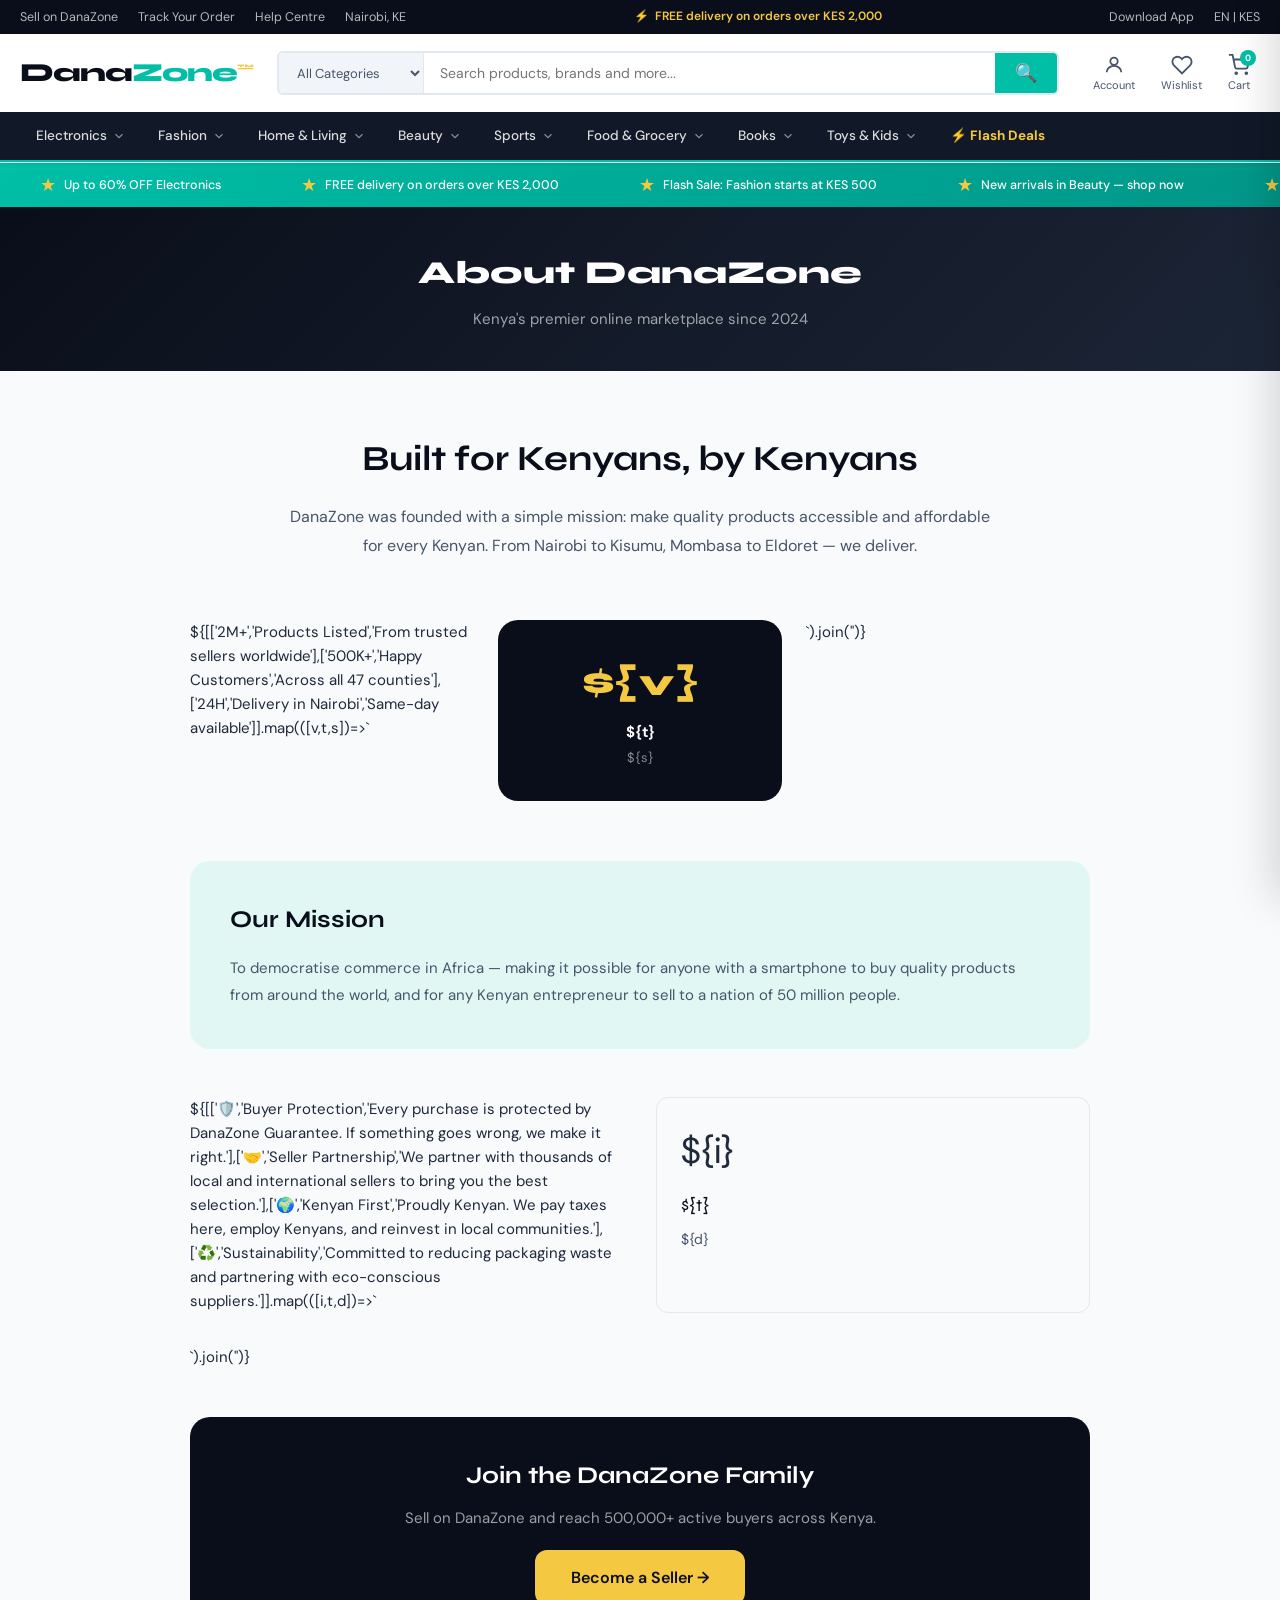
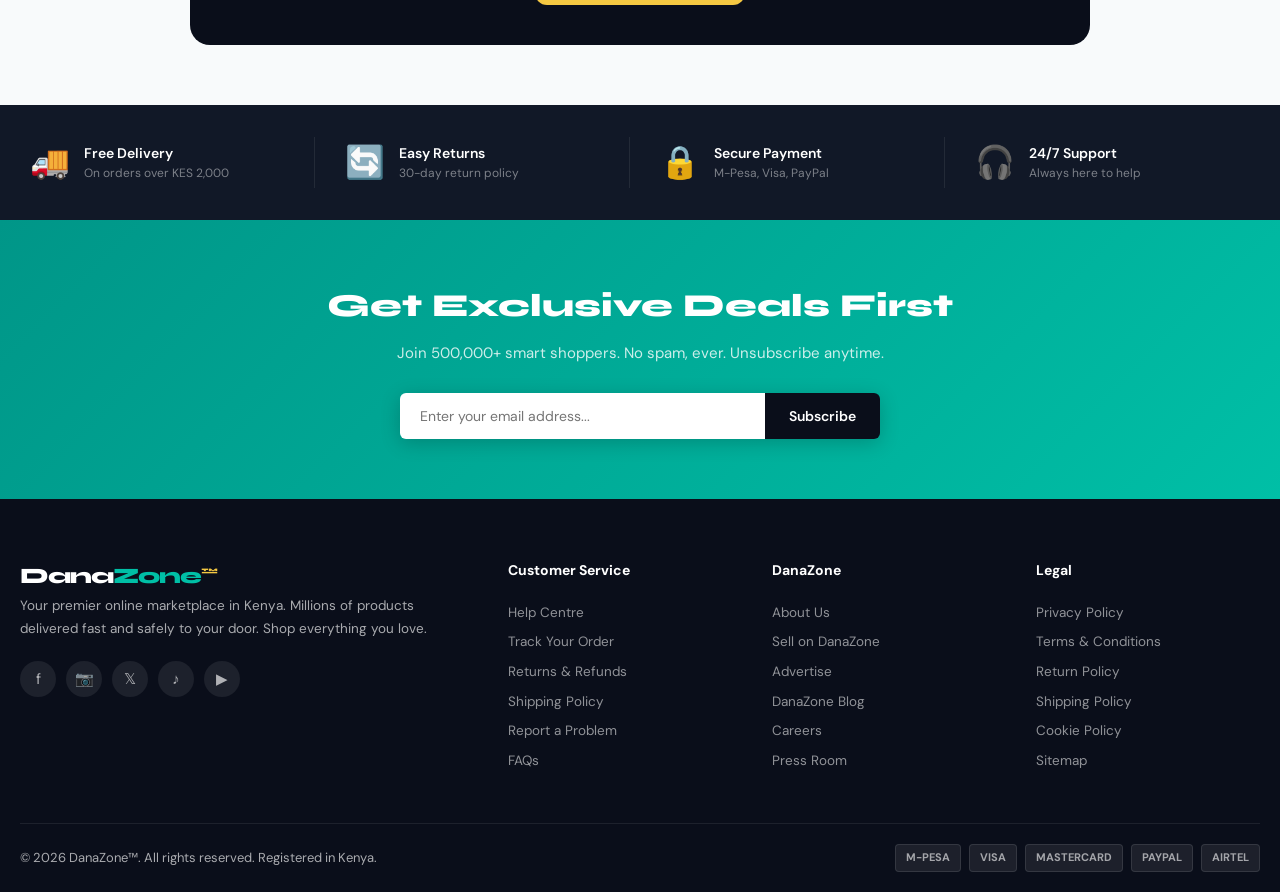
<file: pages/about.html>
<!DOCTYPE html>
<html lang="en">
<head>
  <meta charset="UTF-8"><meta name="viewport" content="width=device-width,initial-scale=1.0">
  <title>About Us — DanaZone™</title>
  <meta name="description" content="Learn about DanaZone, Kenya's premier online marketplace. Our story, mission and values.">
  <meta name="robots" content="index, follow">
  <link rel="canonical" href="https://danazone.co.ke/pages/about.html">
  <link rel="stylesheet" href="../css/style.css">
</head>
<body>
<div id="header-root"></div>
<div class="page-header"><div class="container"><h1>About DanaZone</h1><p>Kenya's premier online marketplace since 2024</p></div></div>
<div class="container" style="padding:60px 0;max-width:900px">
  <div style="text-align:center;margin-bottom:60px">
    <h2 style="font-family:var(--font-head);font-size:2.2rem;color:var(--navy);margin-bottom:16px">Built for Kenyans, by Kenyans</h2>
    <p style="font-size:16px;color:var(--gray-600);line-height:1.8;max-width:700px;margin:0 auto">DanaZone was founded with a simple mission: make quality products accessible and affordable for every Kenyan. From Nairobi to Kisumu, Mombasa to Eldoret — we deliver.</p>
  </div>
  <div style="display:grid;grid-template-columns:repeat(3,1fr);gap:24px;margin-bottom:60px">
    ${[['2M+','Products Listed','From trusted sellers worldwide'],['500K+','Happy Customers','Across all 47 counties'],['24H','Delivery in Nairobi','Same-day available']].map(([v,t,s])=>`<div style="background:var(--navy);border-radius:var(--radius-lg);padding:32px;text-align:center"><div style="font-family:var(--font-head);font-size:2.4rem;font-weight:800;color:var(--gold)">${v}</div><div style="color:#fff;font-weight:700;margin-top:6px">${t}</div><div style="color:rgba(255,255,255,.5);font-size:13px;margin-top:4px">${s}</div></div>`).join('')}
  </div>
  <div style="background:var(--teal-light);border-radius:var(--radius-lg);padding:40px;margin-bottom:48px">
    <h2 style="font-family:var(--font-head);font-size:1.5rem;color:var(--navy);margin-bottom:16px">Our Mission</h2>
    <p style="color:var(--gray-600);line-height:1.8">To democratise commerce in Africa — making it possible for anyone with a smartphone to buy quality products from around the world, and for any Kenyan entrepreneur to sell to a nation of 50 million people.</p>
  </div>
  <div style="display:grid;grid-template-columns:1fr 1fr;gap:32px;margin-bottom:48px">
    ${[['🛡️','Buyer Protection','Every purchase is protected by DanaZone Guarantee. If something goes wrong, we make it right.'],['🤝','Seller Partnership','We partner with thousands of local and international sellers to bring you the best selection.'],['🌍','Kenyan First','Proudly Kenyan. We pay taxes here, employ Kenyans, and reinvest in local communities.'],['♻️','Sustainability','Committed to reducing packaging waste and partnering with eco-conscious suppliers.']].map(([i,t,d])=>`<div style="padding:24px;border:1px solid var(--gray-200);border-radius:var(--radius-md)"><div style="font-size:36px;margin-bottom:12px">${i}</div><div style="font-family:var(--font-head);font-size:1.1rem;color:var(--navy);margin-bottom:8px">${t}</div><div style="font-size:14px;color:var(--gray-600);line-height:1.7">${d}</div></div>`).join('')}
  </div>
  <div style="text-align:center;padding:40px;background:var(--navy);border-radius:var(--radius-lg)">
    <h2 style="font-family:var(--font-head);font-size:1.5rem;color:#fff;margin-bottom:10px">Join the DanaZone Family</h2>
    <p style="color:rgba(255,255,255,.6);margin-bottom:20px">Sell on DanaZone and reach 500,000+ active buyers across Kenya.</p>
    <a href="seller.html" class="btn btn-gold btn-lg">Become a Seller →</a>
  </div>
</div>
<div id="footer-root"></div><div id="cart-root"></div><div id="notif-root"></div>
<script src="../js/products.js"></script><script src="../js/components.js"></script>
<script>
document.getElementById('header-root').innerHTML=renderHeader();
document.getElementById('footer-root').innerHTML=renderFooter();
document.getElementById('cart-root').innerHTML=renderCartDrawer();
document.getElementById('notif-root').innerHTML=renderNotification();
</script>
</body></html>
</file>
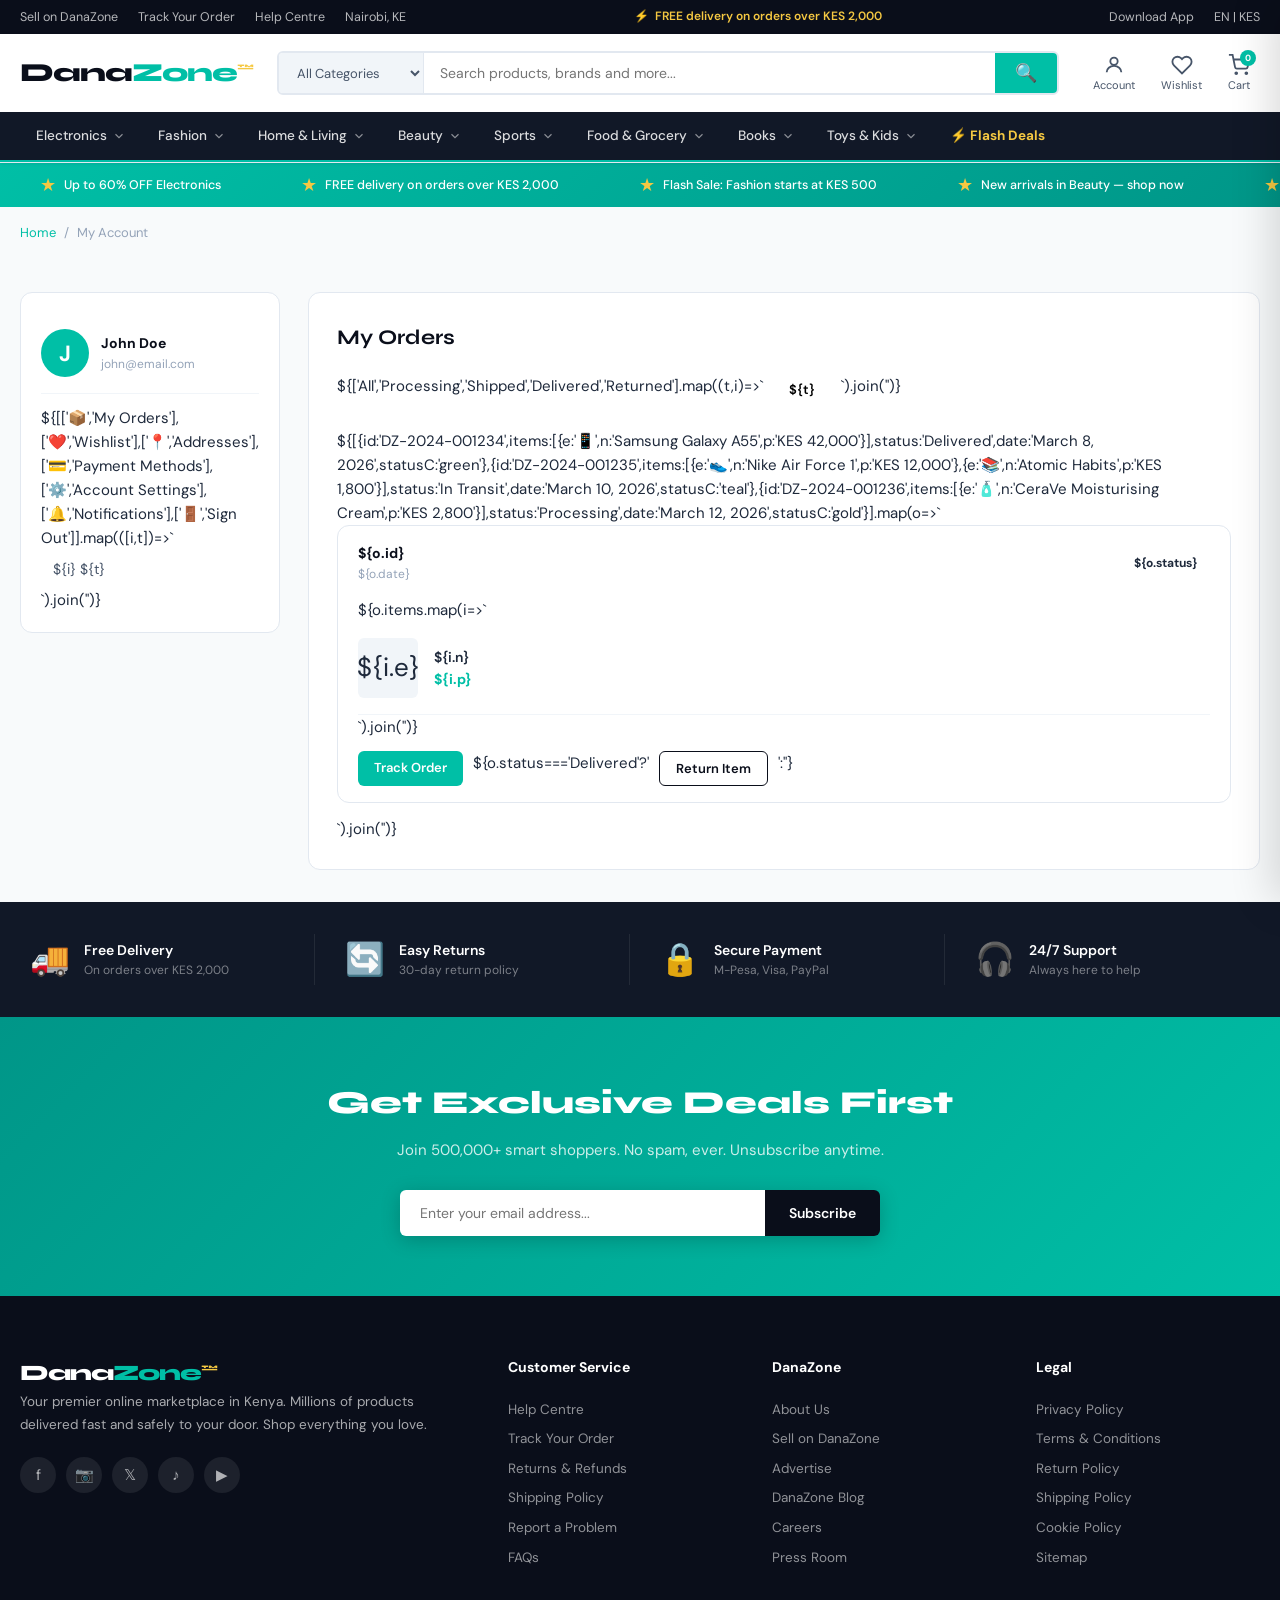
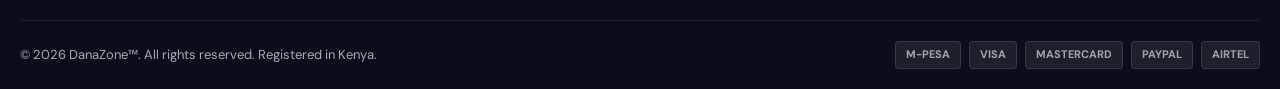
<file: pages/account.html>
<!DOCTYPE html>
<html lang="en">
<head>
  <meta charset="UTF-8"><meta name="viewport" content="width=device-width,initial-scale=1.0">
  <title>My Account — DanaZone™</title>
  <meta name="robots" content="noindex">
  <link rel="stylesheet" href="../css/style.css">
  <style>
    .account-layout{display:grid;grid-template-columns:260px 1fr;gap:28px;padding:32px 0}
    .account-sidebar{background:#fff;border:1px solid var(--gray-200);border-radius:var(--radius-md);padding:20px;height:fit-content}
    .account-user{display:flex;align-items:center;gap:12px;padding:16px 0;border-bottom:1px solid var(--gray-100);margin-bottom:12px}
    .account-avatar{width:48px;height:48px;background:var(--teal);border-radius:50%;display:flex;align-items:center;justify-content:center;font-size:22px;color:#fff;font-weight:700;flex-shrink:0}
    .account-name{font-weight:700;color:var(--navy);font-size:14px}
    .account-email{font-size:12px;color:var(--gray-400)}
    .account-menu-item{display:flex;align-items:center;gap:10px;padding:10px 12px;border-radius:var(--radius-sm);cursor:pointer;font-size:14px;color:var(--gray-600);transition:var(--transition);border:none;background:none;font-family:inherit;width:100%;text-align:left}
    .account-menu-item:hover,.account-menu-item.active{background:var(--teal-light);color:var(--teal)}
    .account-content{background:#fff;border:1px solid var(--gray-200);border-radius:var(--radius-md);padding:28px}
    .order-row{display:flex;align-items:center;gap:16px;padding:16px 0;border-bottom:1px solid var(--gray-100);flex-wrap:wrap}
    .order-img{width:60px;height:60px;background:var(--gray-100);border-radius:var(--radius-sm);display:flex;align-items:center;justify-content:center;font-size:26px}
    @media(max-width:768px){.account-layout{grid-template-columns:1fr}}
  </style>
</head>
<body>
<div id="header-root"></div>
<div class="container">
  <div class="breadcrumb"><a href="../index.html">Home</a><span>/</span><span>My Account</span></div>
  <div class="account-layout">
    <div class="account-sidebar">
      <div class="account-user"><div class="account-avatar">J</div><div><div class="account-name">John Doe</div><div class="account-email">john@email.com</div></div></div>
      ${[['📦','My Orders'],['❤️','Wishlist'],['📍','Addresses'],['💳','Payment Methods'],['⚙️','Account Settings'],['🔔','Notifications'],['🚪','Sign Out']].map(([i,t])=>`<button class="account-menu-item">${i} ${t}</button>`).join('')}
    </div>
    <div class="account-content">
      <h2 style="font-family:var(--font-head);font-size:1.3rem;color:var(--navy);margin-bottom:20px">My Orders</h2>
      <div style="display:flex;gap:10px;margin-bottom:24px;flex-wrap:wrap">
        ${['All','Processing','Shipped','Delivered','Returned'].map((t,i)=>`<button style="padding:7px 16px;border-radius:50px;border:1.5px solid ${i===0?'var(--teal)':'var(--gray-200)'};background:${i===0?'var(--teal-light)':'transparent'};color:${i===0?'var(--teal)':'var(--gray-600)'};font-size:13px;font-weight:600;cursor:pointer;font-family:inherit">${t}</button>`).join('')}
      </div>
      ${[{id:'DZ-2024-001234',items:[{e:'📱',n:'Samsung Galaxy A55',p:'KES 42,000'}],status:'Delivered',date:'March 8, 2026',statusC:'green'},{id:'DZ-2024-001235',items:[{e:'👟',n:'Nike Air Force 1',p:'KES 12,000'},{e:'📚',n:'Atomic Habits',p:'KES 1,800'}],status:'In Transit',date:'March 10, 2026',statusC:'teal'},{id:'DZ-2024-001236',items:[{e:'🧴',n:'CeraVe Moisturising Cream',p:'KES 2,800'}],status:'Processing',date:'March 12, 2026',statusC:'gold'}].map(o=>`
      <div style="border:1px solid var(--gray-200);border-radius:var(--radius-md);padding:16px 20px;margin-bottom:14px">
        <div style="display:flex;justify-content:space-between;align-items:center;margin-bottom:14px;flex-wrap:wrap;gap:8px">
          <div><div style="font-weight:700;font-size:14px;color:var(--navy)">${o.id}</div><div style="font-size:12px;color:var(--gray-400)">${o.date}</div></div>
          <span style="padding:4px 12px;border-radius:50px;font-size:12px;font-weight:700;background:var(--${o.statusC==='green'?'green':o.statusC==='teal'?'teal':'gold'});color:${o.statusC==='gold'?'var(--navy)':'#fff'}">${o.status}</span>
        </div>
        ${o.items.map(i=>`<div class="order-row"><div class="order-img">${i.e}</div><div style="flex:1"><div style="font-weight:600;font-size:14px">${i.n}</div><div style="color:var(--teal);font-weight:700;font-size:14px">${i.p}</div></div></div>`).join('')}
        <div style="display:flex;gap:10px;margin-top:12px">
          <a href="track-order.html" class="btn btn-primary btn-sm">Track Order</a>
          ${o.status==='Delivered'?'<button class="btn btn-outline btn-sm" onclick="showNotif(\'🔄\',\'Return request initiated\')">Return Item</button>':''}
        </div>
      </div>`).join('')}
    </div>
  </div>
</div>
<div id="footer-root"></div><div id="cart-root"></div><div id="notif-root"></div>
<script src="../js/products.js"></script><script src="../js/components.js"></script>
<script>
document.getElementById('header-root').innerHTML=renderHeader();
document.getElementById('footer-root').innerHTML=renderFooter();
document.getElementById('cart-root').innerHTML=renderCartDrawer();
document.getElementById('notif-root').innerHTML=renderNotification();
</script>
</body></html>
</file>
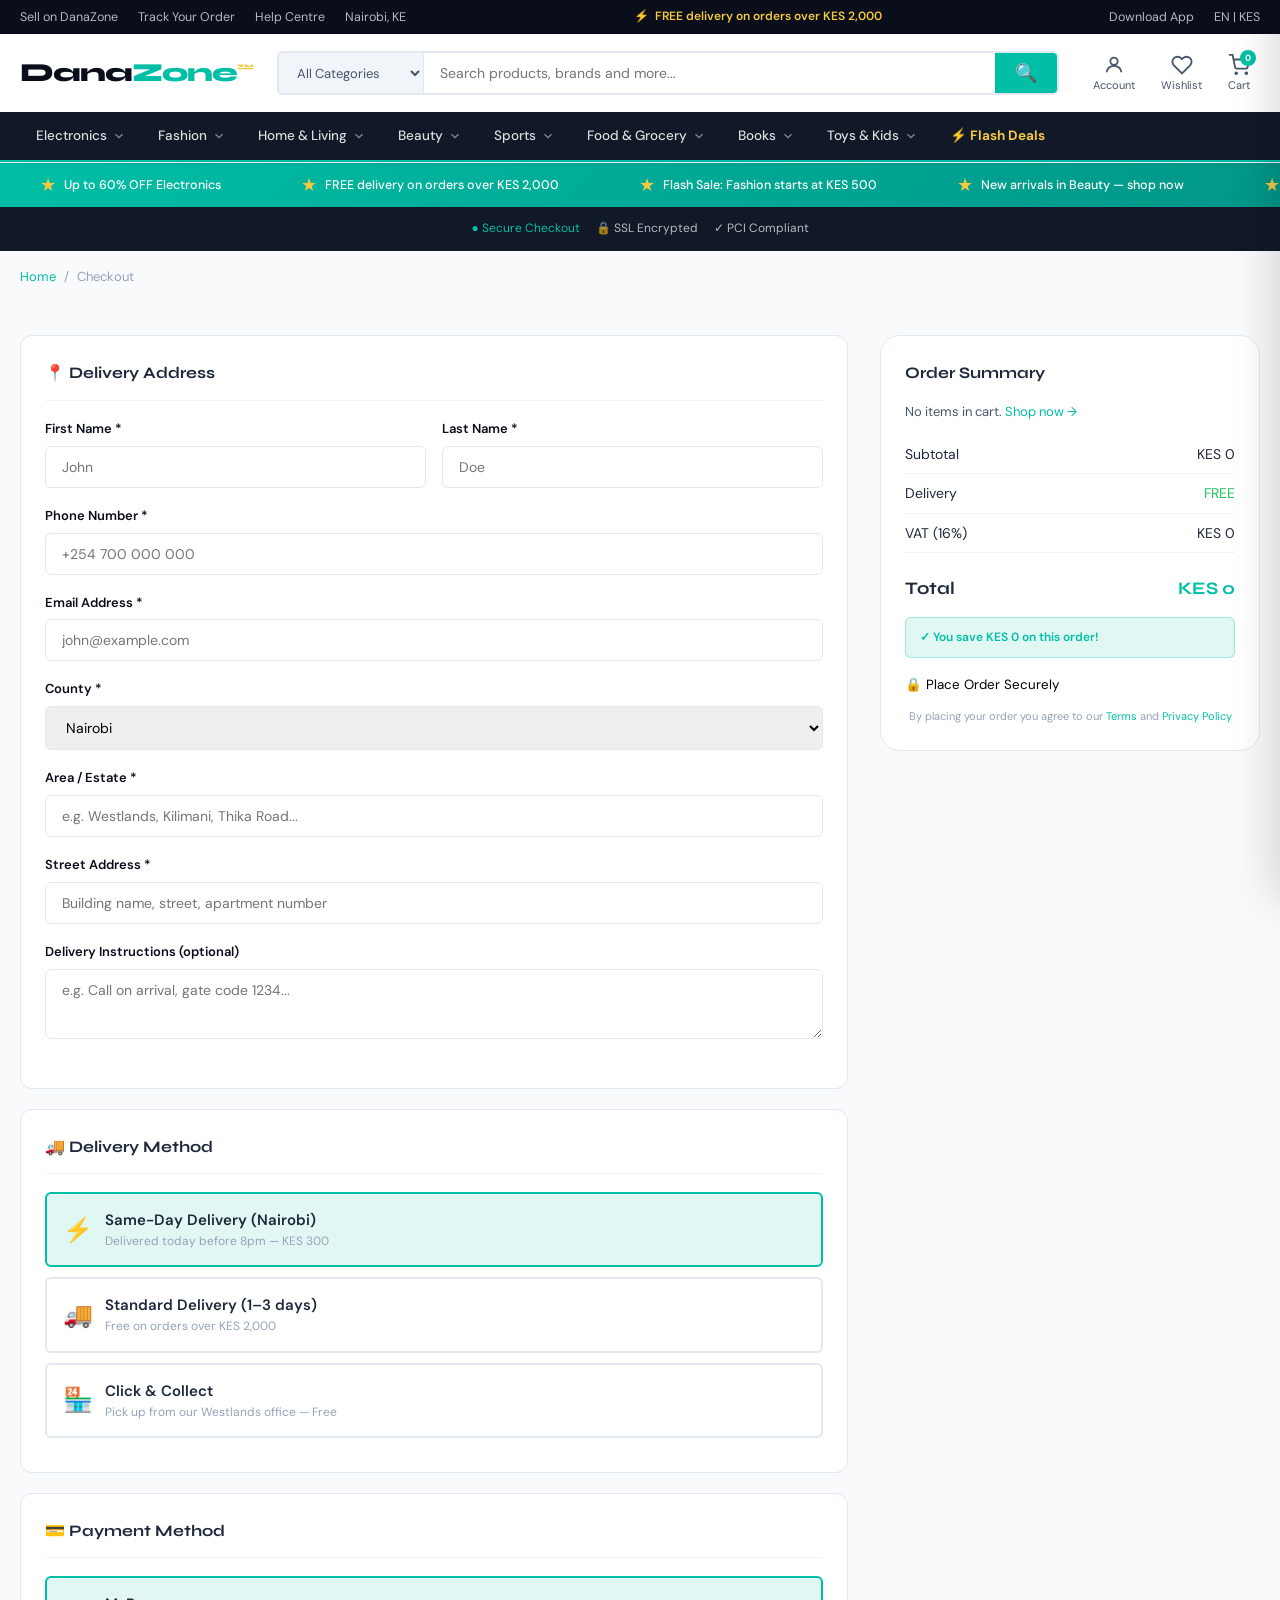
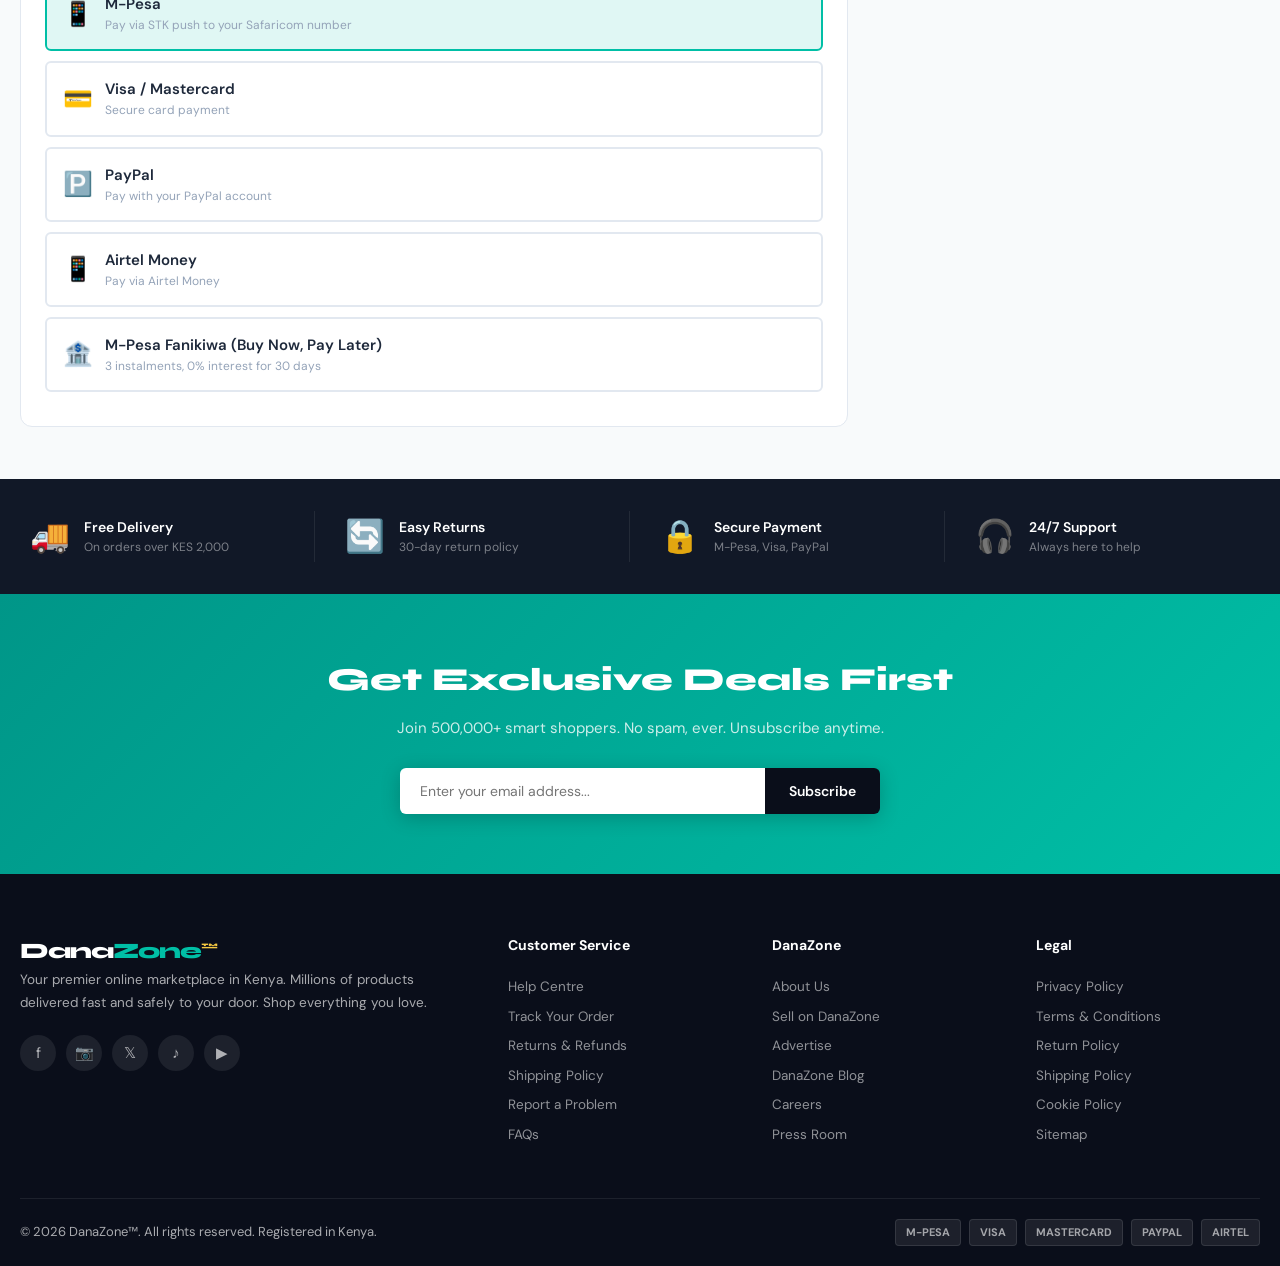
<file: pages/checkout.html>
<!DOCTYPE html>
<html lang="en">
<head>
  <meta charset="UTF-8"><meta name="viewport" content="width=device-width,initial-scale=1.0">
  <title>Checkout — DanaZone™</title>
  <meta name="robots" content="noindex">
  <link rel="stylesheet" href="../css/style.css">
  <style>
    .checkout-layout{display:grid;grid-template-columns:1fr 380px;gap:32px;padding:32px 0}
    .checkout-section{background:#fff;border:1px solid var(--gray-200);border-radius:var(--radius-md);padding:24px;margin-bottom:20px}
    .checkout-section-title{font-family:var(--font-head);font-size:1rem;font-weight:700;margin-bottom:18px;padding-bottom:14px;border-bottom:1px solid var(--gray-100);display:flex;align-items:center;gap:8px}
    .payment-method{border:2px solid var(--gray-200);border-radius:var(--radius-sm);padding:14px 16px;cursor:pointer;margin-bottom:10px;display:flex;align-items:center;gap:12px;transition:var(--transition)}
    .payment-method.selected,.payment-method:hover{border-color:var(--teal);background:var(--teal-light)}
    .payment-icon-big{font-size:24px}
    .order-summary{background:#fff;border:1px solid var(--gray-200);border-radius:var(--radius-lg);padding:24px;position:sticky;top:90px}
    .summary-row{display:flex;justify-content:space-between;font-size:14px;padding:8px 0;border-bottom:1px solid var(--gray-100)}
    .summary-total{display:flex;justify-content:space-between;font-family:var(--font-head);font-size:1.1rem;font-weight:700;padding:14px 0;margin-top:8px}
    @media(max-width:900px){.checkout-layout{grid-template-columns:1fr}}
  </style>
</head>
<body>
<div id="header-root"></div>
<div style="background:var(--navy-2);padding:12px 0;text-align:center">
  <div style="color:rgba(255,255,255,.7);font-size:12px;display:flex;align-items:center;justify-content:center;gap:16px">
    <span style="color:var(--teal)">● Secure Checkout</span>
    <span>🔒 SSL Encrypted</span>
    <span>✓ PCI Compliant</span>
  </div>
</div>
<div class="container">
  <div class="breadcrumb"><a href="../index.html">Home</a><span>/</span><span>Checkout</span></div>
  <div class="checkout-layout">
    <div>
      <div class="checkout-section">
        <div class="checkout-section-title">📍 Delivery Address</div>
        <div class="contact-form">
          <div class="form-row">
            <div class="form-group"><label>First Name *</label><input type="text" placeholder="John"></div>
            <div class="form-group"><label>Last Name *</label><input type="text" placeholder="Doe"></div>
          </div>
          <div class="form-group"><label>Phone Number *</label><input type="tel" placeholder="+254 700 000 000"></div>
          <div class="form-group"><label>Email Address *</label><input type="email" placeholder="john@example.com"></div>
          <div class="form-group">
            <label>County *</label>
            <select><option>Nairobi</option><option>Mombasa</option><option>Kisumu</option><option>Nakuru</option><option>Eldoret</option><option>Other County</option></select>
          </div>
          <div class="form-group"><label>Area / Estate *</label><input type="text" placeholder="e.g. Westlands, Kilimani, Thika Road..."></div>
          <div class="form-group"><label>Street Address *</label><input type="text" placeholder="Building name, street, apartment number"></div>
          <div class="form-group"><label>Delivery Instructions (optional)</label><textarea placeholder="e.g. Call on arrival, gate code 1234..." style="min-height:70px"></textarea></div>
        </div>
      </div>
      <div class="checkout-section">
        <div class="checkout-section-title">🚚 Delivery Method</div>
        <div class="payment-method selected"><span class="payment-icon-big">⚡</span><div><div style="font-weight:600">Same-Day Delivery (Nairobi)</div><div style="font-size:12px;color:var(--gray-400)">Delivered today before 8pm — KES 300</div></div></div>
        <div class="payment-method"><span class="payment-icon-big">🚚</span><div><div style="font-weight:600">Standard Delivery (1–3 days)</div><div style="font-size:12px;color:var(--gray-400)">Free on orders over KES 2,000</div></div></div>
        <div class="payment-method"><span class="payment-icon-big">🏪</span><div><div style="font-weight:600">Click & Collect</div><div style="font-size:12px;color:var(--gray-400)">Pick up from our Westlands office — Free</div></div></div>
      </div>
      <div class="checkout-section">
        <div class="checkout-section-title">💳 Payment Method</div>
        <div class="payment-method selected" onclick="selectPay(this)"><span class="payment-icon-big">📱</span><div><div style="font-weight:600">M-Pesa</div><div style="font-size:12px;color:var(--gray-400)">Pay via STK push to your Safaricom number</div></div></div>
        <div class="payment-method" onclick="selectPay(this)"><span class="payment-icon-big">💳</span><div><div style="font-weight:600">Visa / Mastercard</div><div style="font-size:12px;color:var(--gray-400)">Secure card payment</div></div></div>
        <div class="payment-method" onclick="selectPay(this)"><span class="payment-icon-big">🅿️</span><div><div style="font-weight:600">PayPal</div><div style="font-size:12px;color:var(--gray-400)">Pay with your PayPal account</div></div></div>
        <div class="payment-method" onclick="selectPay(this)"><span class="payment-icon-big">📱</span><div><div style="font-weight:600">Airtel Money</div><div style="font-size:12px;color:var(--gray-400)">Pay via Airtel Money</div></div></div>
        <div class="payment-method" onclick="selectPay(this)"><span class="payment-icon-big">🏦</span><div><div style="font-weight:600">M-Pesa Fanikiwa (Buy Now, Pay Later)</div><div style="font-size:12px;color:var(--gray-400)">3 instalments, 0% interest for 30 days</div></div></div>
      </div>
    </div>
    <div>
      <div class="order-summary">
        <h3 style="font-family:var(--font-head);font-size:1rem;margin-bottom:16px">Order Summary</h3>
        <div id="checkoutItems" style="margin-bottom:12px;font-size:13px;color:var(--gray-600)">Loading cart...</div>
        <div class="summary-row"><span>Subtotal</span><span id="subtotal">KES 0</span></div>
        <div class="summary-row"><span>Delivery</span><span style="color:var(--green)">FREE</span></div>
        <div class="summary-row"><span>VAT (16%)</span><span id="vatAmt">KES 0</span></div>
        <div class="summary-total"><span>Total</span><span id="checkoutTotal" style="color:var(--teal)">KES 0</span></div>
        <div style="background:var(--teal-light);border:1px solid rgba(0,191,166,.3);border-radius:var(--radius-sm);padding:10px 14px;font-size:12px;color:var(--teal);font-weight:600;margin-bottom:14px">✓ You save KES <span id="savingsAmt">0</span> on this order!</div>
        <button class="checkout-btn" onclick="placeOrder()">🔒 Place Order Securely</button>
        <div style="text-align:center;font-size:11px;color:var(--gray-400);margin-top:12px">By placing your order you agree to our <a href="terms.html" style="color:var(--teal)">Terms</a> and <a href="privacy.html" style="color:var(--teal)">Privacy Policy</a></div>
      </div>
    </div>
  </div>
</div>
<div id="footer-root"></div><div id="cart-root"></div><div id="notif-root"></div>
<script src="../js/products.js"></script><script src="../js/components.js"></script>
<script>
document.getElementById('header-root').innerHTML=renderHeader();
document.getElementById('footer-root').innerHTML=renderFooter();
document.getElementById('cart-root').innerHTML=renderCartDrawer();
document.getElementById('notif-root').innerHTML=renderNotification();
function selectPay(el){document.querySelectorAll('.payment-method').forEach(x=>x.classList.remove('selected'));el.classList.add('selected');}
function placeOrder(){showNotif('✅','Order placed! Check your email for confirmation.');setTimeout(()=>window.location='../index.html',2000);}
document.addEventListener('DOMContentLoaded',()=>{
  const c=cart||[];
  const sub=c.reduce((s,i)=>s+(i.price*(i.qty||1)),0);
  const vat=Math.round(sub*.16);
  const savings=c.reduce((s,i)=>{const p=PRODUCTS.find(x=>x.id===i.id);return s+(p&&p.oldPrice?(p.oldPrice-p.price)*(i.qty||1):0);},0);
  document.getElementById('checkoutItems').innerHTML=c.length?c.map(i=>`<div style="display:flex;justify-content:space-between;margin-bottom:6px"><span>${i.emoji||'📦'} ${i.name} ×${i.qty||1}</span><span>KES ${(i.price*(i.qty||1)).toLocaleString()}</span></div>`).join(''):'<div>No items in cart. <a href="products.html" style="color:var(--teal)">Shop now →</a></div>';
  document.getElementById('subtotal').textContent='KES '+sub.toLocaleString();
  document.getElementById('vatAmt').textContent='KES '+vat.toLocaleString();
  document.getElementById('checkoutTotal').textContent='KES '+(sub+vat).toLocaleString();
  document.getElementById('savingsAmt').textContent=savings.toLocaleString();
});
</script>
</body></html>
</file>
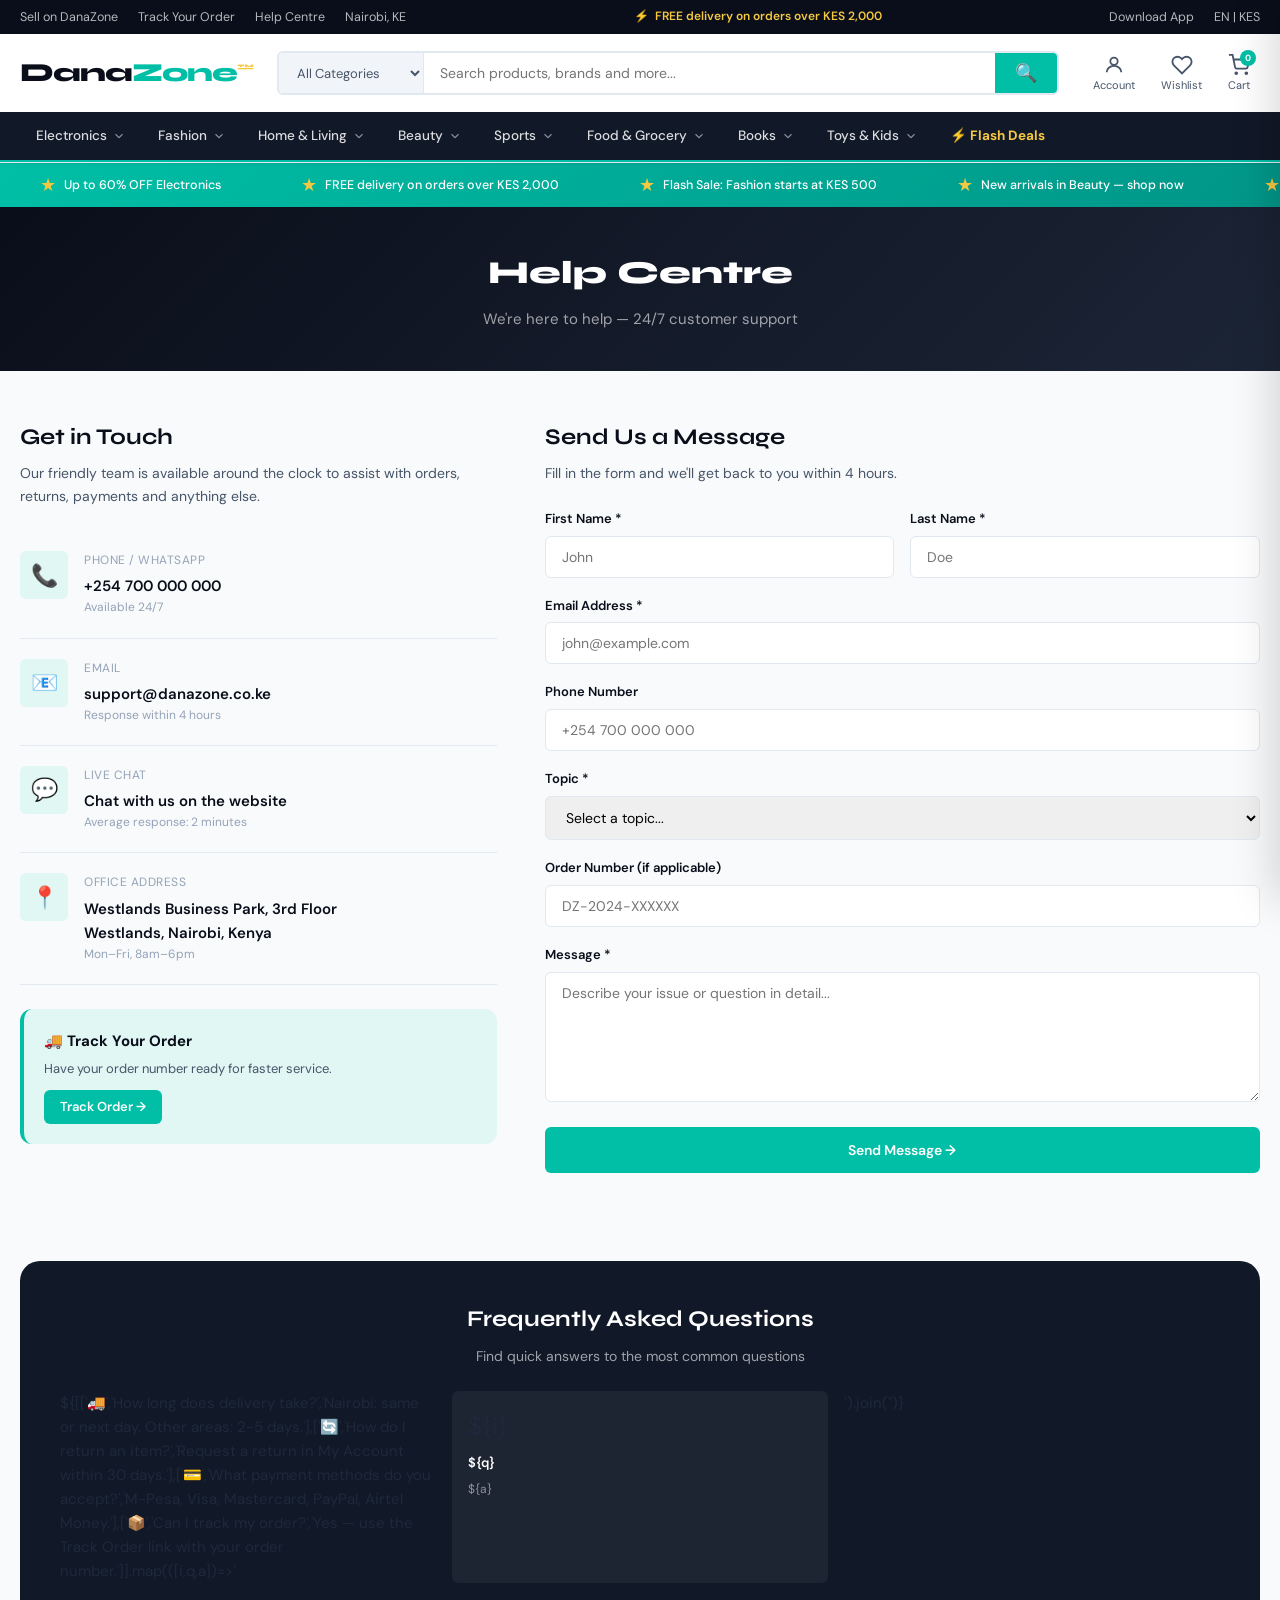
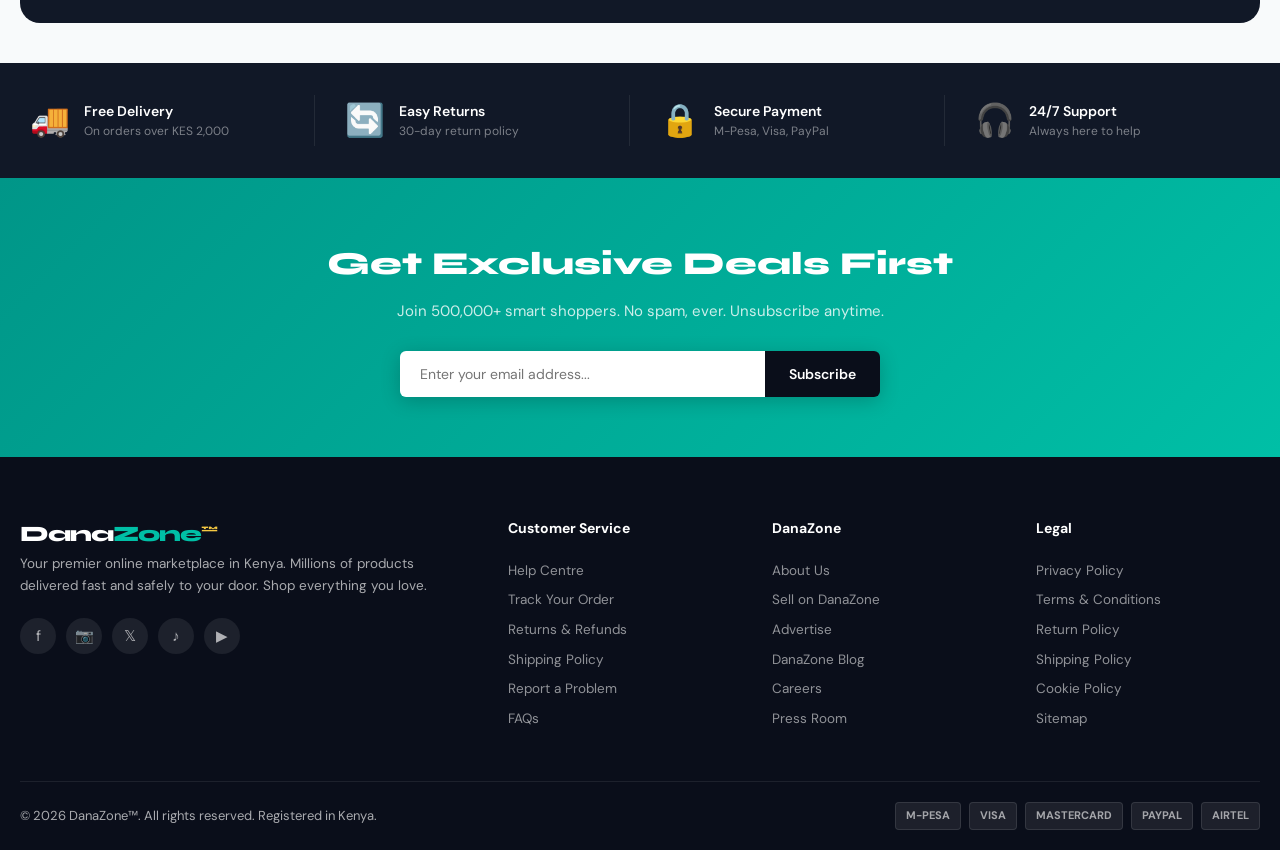
<file: pages/contact.html>
<!DOCTYPE html>
<html lang="en">
<head>
  <meta charset="UTF-8"><meta name="viewport" content="width=device-width,initial-scale=1.0">
  <title>Contact Us — DanaZone™ Help Centre</title>
  <meta name="description" content="Contact DanaZone customer support. We're here to help 24/7. Call, email or chat with us.">
  <meta name="robots" content="index, follow">
  <link rel="canonical" href="https://danazone.co.ke/pages/contact.html">
  <link rel="stylesheet" href="../css/style.css">
</head>
<body>
<div id="header-root"></div>
<div class="page-header"><div class="container"><h1>Help Centre</h1><p>We're here to help — 24/7 customer support</p></div></div>
<div class="container">
  <div class="contact-grid">
    <div>
      <h2 style="font-family:var(--font-head);font-size:1.4rem;color:var(--navy);margin-bottom:8px">Get in Touch</h2>
      <p style="color:var(--gray-600);margin-bottom:24px;font-size:14px">Our friendly team is available around the clock to assist with orders, returns, payments and anything else.</p>
      <div class="contact-info-item">
        <div class="contact-icon">📞</div>
        <div><div class="contact-label">Phone / WhatsApp</div><div class="contact-value">+254 700 000 000</div><div style="font-size:12px;color:var(--gray-400)">Available 24/7</div></div>
      </div>
      <div class="contact-info-item">
        <div class="contact-icon">📧</div>
        <div><div class="contact-label">Email</div><div class="contact-value">support@danazone.co.ke</div><div style="font-size:12px;color:var(--gray-400)">Response within 4 hours</div></div>
      </div>
      <div class="contact-info-item">
        <div class="contact-icon">💬</div>
        <div><div class="contact-label">Live Chat</div><div class="contact-value">Chat with us on the website</div><div style="font-size:12px;color:var(--gray-400)">Average response: 2 minutes</div></div>
      </div>
      <div class="contact-info-item">
        <div class="contact-icon">📍</div>
        <div><div class="contact-label">Office Address</div><div class="contact-value">Westlands Business Park, 3rd Floor<br>Westlands, Nairobi, Kenya</div><div style="font-size:12px;color:var(--gray-400)">Mon–Fri, 8am–6pm</div></div>
      </div>
      <div style="margin-top:24px;padding:20px;background:var(--teal-light);border-radius:var(--radius-md);border-left:4px solid var(--teal)">
        <div style="font-weight:700;color:var(--navy);margin-bottom:6px">🚚 Track Your Order</div>
        <p style="font-size:13px;color:var(--gray-600);margin-bottom:10px">Have your order number ready for faster service.</p>
        <a href="track-order.html" class="btn btn-primary btn-sm">Track Order →</a>
      </div>
    </div>
    <div>
      <h2 style="font-family:var(--font-head);font-size:1.4rem;color:var(--navy);margin-bottom:8px">Send Us a Message</h2>
      <p style="color:var(--gray-600);margin-bottom:24px;font-size:14px">Fill in the form and we'll get back to you within 4 hours.</p>
      <div class="contact-form">
        <div class="form-row">
          <div class="form-group"><label>First Name *</label><input type="text" placeholder="John"></div>
          <div class="form-group"><label>Last Name *</label><input type="text" placeholder="Doe"></div>
        </div>
        <div class="form-group"><label>Email Address *</label><input type="email" placeholder="john@example.com"></div>
        <div class="form-group"><label>Phone Number</label><input type="tel" placeholder="+254 700 000 000"></div>
        <div class="form-group">
          <label>Topic *</label>
          <select>
            <option value="">Select a topic...</option>
            <option>Order Issue</option>
            <option>Return / Refund</option>
            <option>Payment Problem</option>
            <option>Delivery Question</option>
            <option>Product Question</option>
            <option>Account Issue</option>
            <option>Seller Enquiry</option>
            <option>Other</option>
          </select>
        </div>
        <div class="form-group"><label>Order Number (if applicable)</label><input type="text" placeholder="DZ-2024-XXXXXX"></div>
        <div class="form-group"><label>Message *</label><textarea placeholder="Describe your issue or question in detail..."></textarea></div>
        <button class="btn btn-primary" style="width:100%;justify-content:center;padding:14px" onclick="submitContact(this)">Send Message →</button>
      </div>
    </div>
  </div>

  <div style="margin:40px 0;padding:40px;background:var(--navy-2);border-radius:var(--radius-lg);text-align:center">
    <h2 style="font-family:var(--font-head);color:#fff;margin-bottom:8px">Frequently Asked Questions</h2>
    <p style="color:rgba(255,255,255,.6);margin-bottom:24px;font-size:14px">Find quick answers to the most common questions</p>
    <div style="display:grid;grid-template-columns:repeat(auto-fit,minmax(200px,1fr));gap:16px;text-align:left">
      ${[['🚚','How long does delivery take?','Nairobi: same or next day. Other areas: 2-5 days.'],['🔄','How do I return an item?','Request a return in My Account within 30 days.'],['💳','What payment methods do you accept?','M-Pesa, Visa, Mastercard, PayPal, Airtel Money.'],['📦','Can I track my order?','Yes — use the Track Order link with your order number.']].map(([i,q,a])=>`<div style="background:rgba(255,255,255,.05);border-radius:var(--radius-sm);padding:16px"><div style="font-size:24px;margin-bottom:8px">${i}</div><div style="color:#fff;font-weight:600;font-size:13px;margin-bottom:6px">${q}</div><div style="color:rgba(255,255,255,.5);font-size:12px">${a}</div></div>`).join('')}
    </div>
  </div>
</div>
<div id="footer-root"></div><div id="cart-root"></div><div id="notif-root"></div>
<script src="../js/products.js"></script><script src="../js/components.js"></script>
<script>
document.getElementById('header-root').innerHTML=renderHeader();
document.getElementById('footer-root').innerHTML=renderFooter();
document.getElementById('cart-root').innerHTML=renderCartDrawer();
document.getElementById('notif-root').innerHTML=renderNotification();
function submitContact(btn){btn.textContent='✅ Message Sent!';btn.style.background='var(--green)';setTimeout(()=>{btn.textContent='Send Message →';btn.style.background='';},3000);}
</script>
</body></html>
</file>
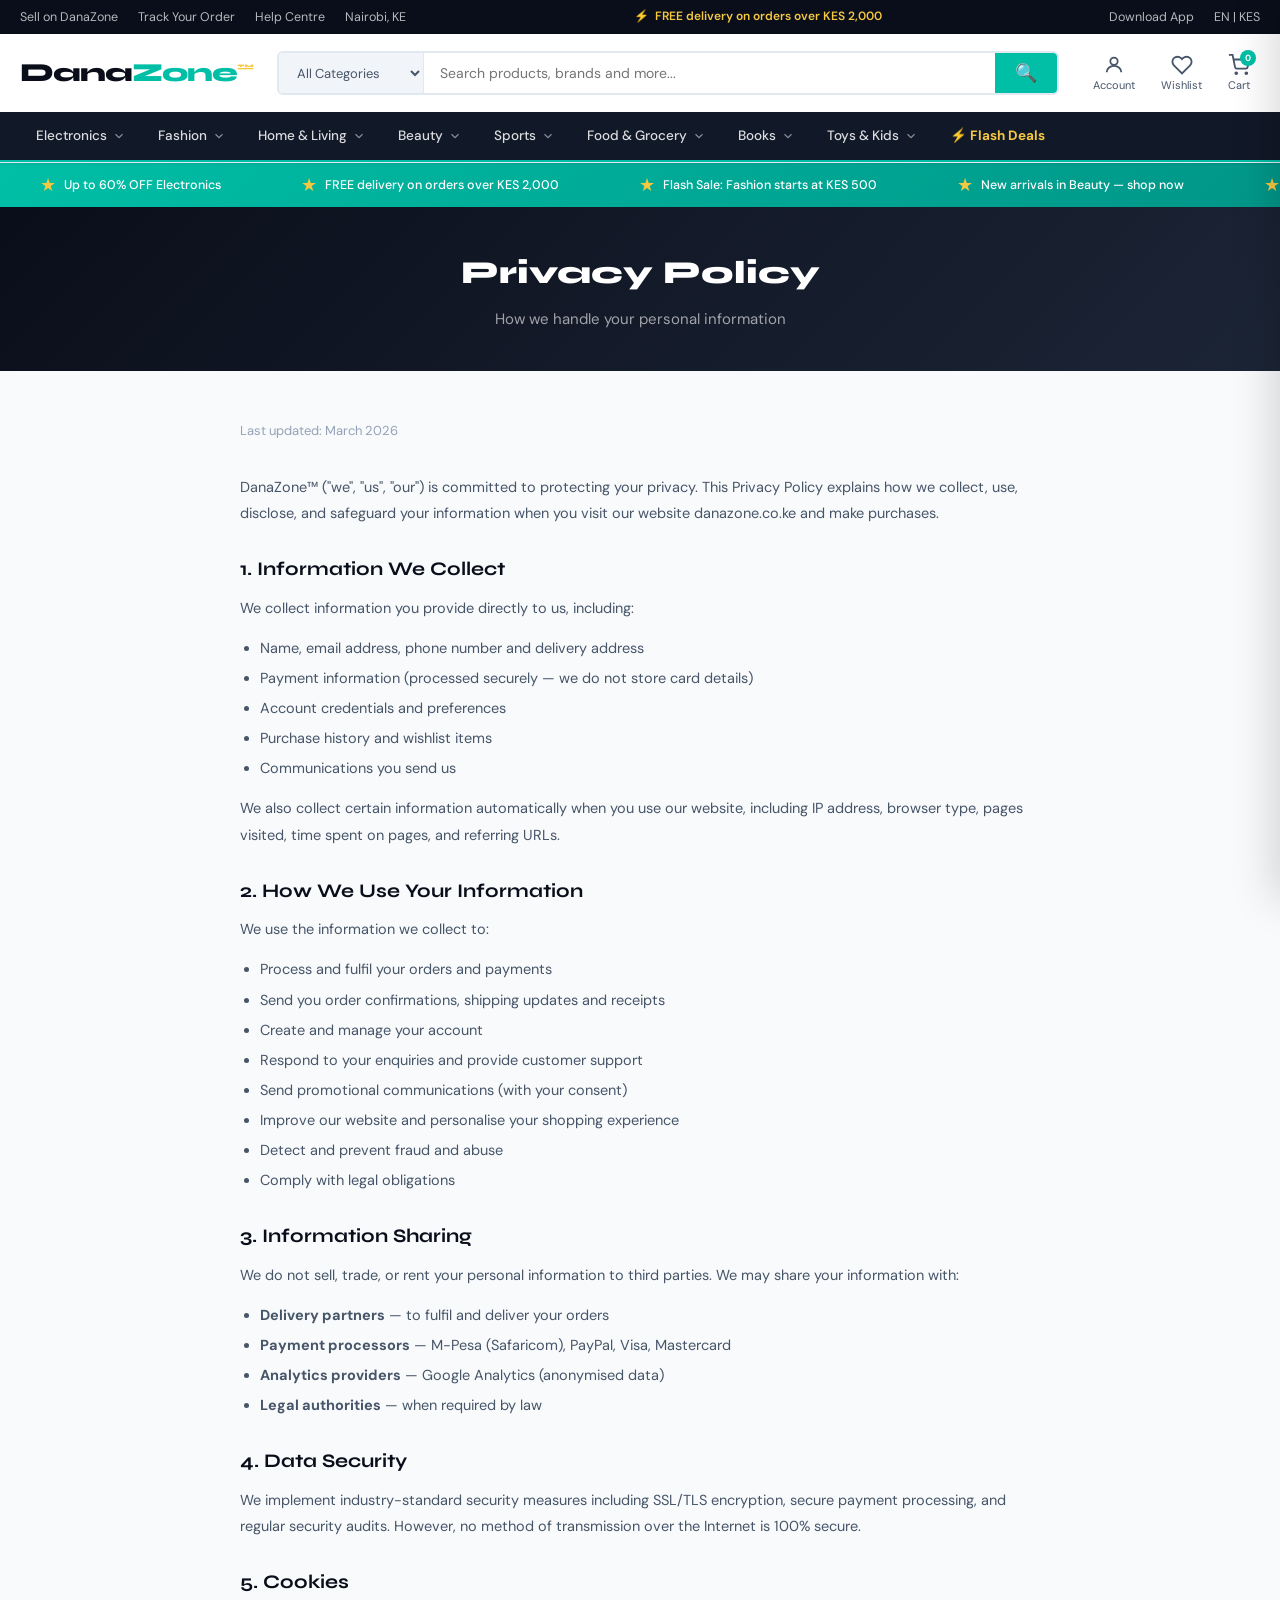
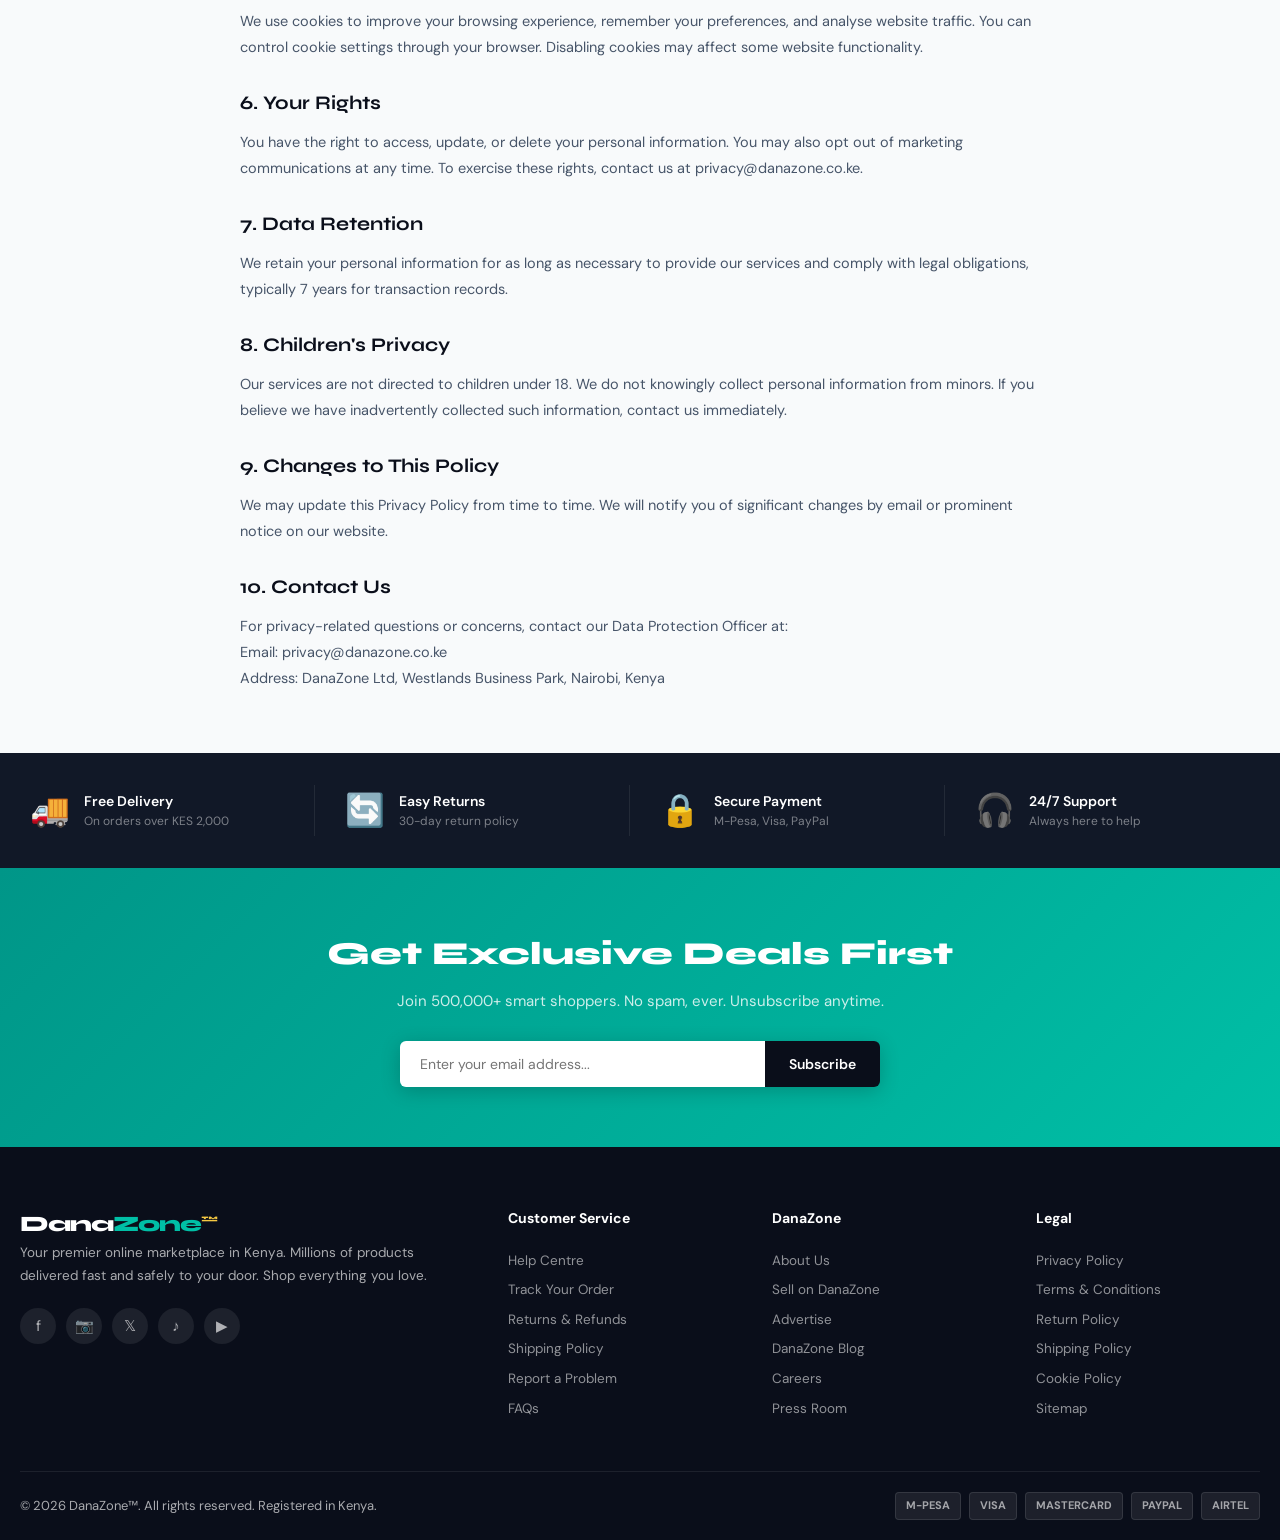
<file: pages/privacy.html>
<!DOCTYPE html>
<html lang="en">
<head>
  <meta charset="UTF-8"><meta name="viewport" content="width=device-width,initial-scale=1.0">
  <title>Privacy Policy — DanaZone™</title>
  <meta name="description" content="DanaZone Privacy Policy. How we collect, use and protect your personal information.">
  <meta name="robots" content="index, follow">
  <link rel="canonical" href="https://danazone.co.ke/pages/privacy.html">
  <link rel="stylesheet" href="../css/style.css">
</head>
<body>
<div id="header-root"></div>
<div class="page-header"><div class="container"><h1>Privacy Policy</h1><p>How we handle your personal information</p></div></div>
<div class="container">
  <div class="policy-content">
    <p class="last-updated">Last updated: March 2026</p>
    <p>DanaZone™ ("we", "us", "our") is committed to protecting your privacy. This Privacy Policy explains how we collect, use, disclose, and safeguard your information when you visit our website danazone.co.ke and make purchases.</p>

    <h2>1. Information We Collect</h2>
    <p>We collect information you provide directly to us, including:</p>
    <ul>
      <li>Name, email address, phone number and delivery address</li>
      <li>Payment information (processed securely — we do not store card details)</li>
      <li>Account credentials and preferences</li>
      <li>Purchase history and wishlist items</li>
      <li>Communications you send us</li>
    </ul>
    <p>We also collect certain information automatically when you use our website, including IP address, browser type, pages visited, time spent on pages, and referring URLs.</p>

    <h2>2. How We Use Your Information</h2>
    <p>We use the information we collect to:</p>
    <ul>
      <li>Process and fulfil your orders and payments</li>
      <li>Send you order confirmations, shipping updates and receipts</li>
      <li>Create and manage your account</li>
      <li>Respond to your enquiries and provide customer support</li>
      <li>Send promotional communications (with your consent)</li>
      <li>Improve our website and personalise your shopping experience</li>
      <li>Detect and prevent fraud and abuse</li>
      <li>Comply with legal obligations</li>
    </ul>

    <h2>3. Information Sharing</h2>
    <p>We do not sell, trade, or rent your personal information to third parties. We may share your information with:</p>
    <ul>
      <li><strong>Delivery partners</strong> — to fulfil and deliver your orders</li>
      <li><strong>Payment processors</strong> — M-Pesa (Safaricom), PayPal, Visa, Mastercard</li>
      <li><strong>Analytics providers</strong> — Google Analytics (anonymised data)</li>
      <li><strong>Legal authorities</strong> — when required by law</li>
    </ul>

    <h2>4. Data Security</h2>
    <p>We implement industry-standard security measures including SSL/TLS encryption, secure payment processing, and regular security audits. However, no method of transmission over the Internet is 100% secure.</p>

    <h2>5. Cookies</h2>
    <p>We use cookies to improve your browsing experience, remember your preferences, and analyse website traffic. You can control cookie settings through your browser. Disabling cookies may affect some website functionality.</p>

    <h2>6. Your Rights</h2>
    <p>You have the right to access, update, or delete your personal information. You may also opt out of marketing communications at any time. To exercise these rights, contact us at privacy@danazone.co.ke.</p>

    <h2>7. Data Retention</h2>
    <p>We retain your personal information for as long as necessary to provide our services and comply with legal obligations, typically 7 years for transaction records.</p>

    <h2>8. Children's Privacy</h2>
    <p>Our services are not directed to children under 18. We do not knowingly collect personal information from minors. If you believe we have inadvertently collected such information, contact us immediately.</p>

    <h2>9. Changes to This Policy</h2>
    <p>We may update this Privacy Policy from time to time. We will notify you of significant changes by email or prominent notice on our website.</p>

    <h2>10. Contact Us</h2>
    <p>For privacy-related questions or concerns, contact our Data Protection Officer at:<br>
    Email: privacy@danazone.co.ke<br>
    Address: DanaZone Ltd, Westlands Business Park, Nairobi, Kenya</p>
  </div>
</div>
<div id="footer-root"></div>
<div id="cart-root"></div>
<div id="notif-root"></div>
<script src="../js/products.js"></script><script src="../js/components.js"></script>
<script>
document.getElementById('header-root').innerHTML=renderHeader();
document.getElementById('footer-root').innerHTML=renderFooter();
document.getElementById('cart-root').innerHTML=renderCartDrawer();
document.getElementById('notif-root').innerHTML=renderNotification();
</script>
</body></html>
</file>
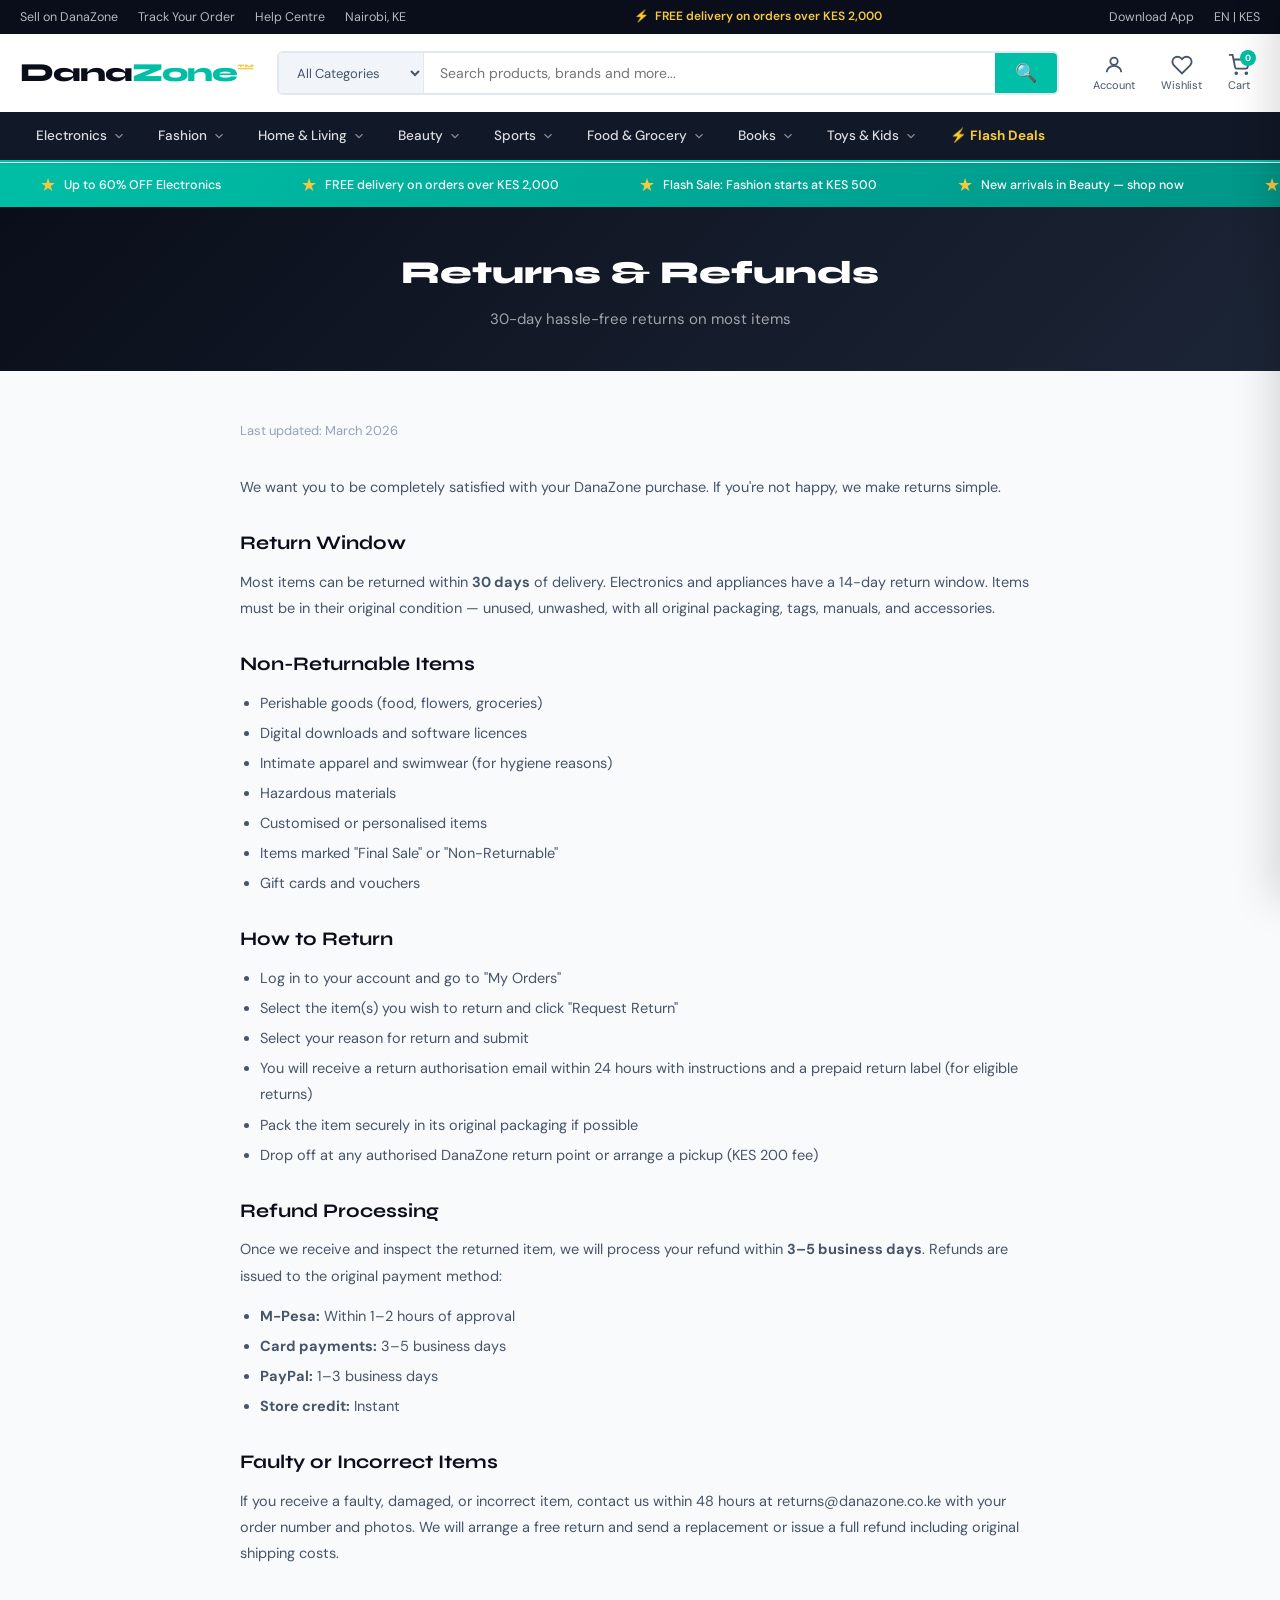
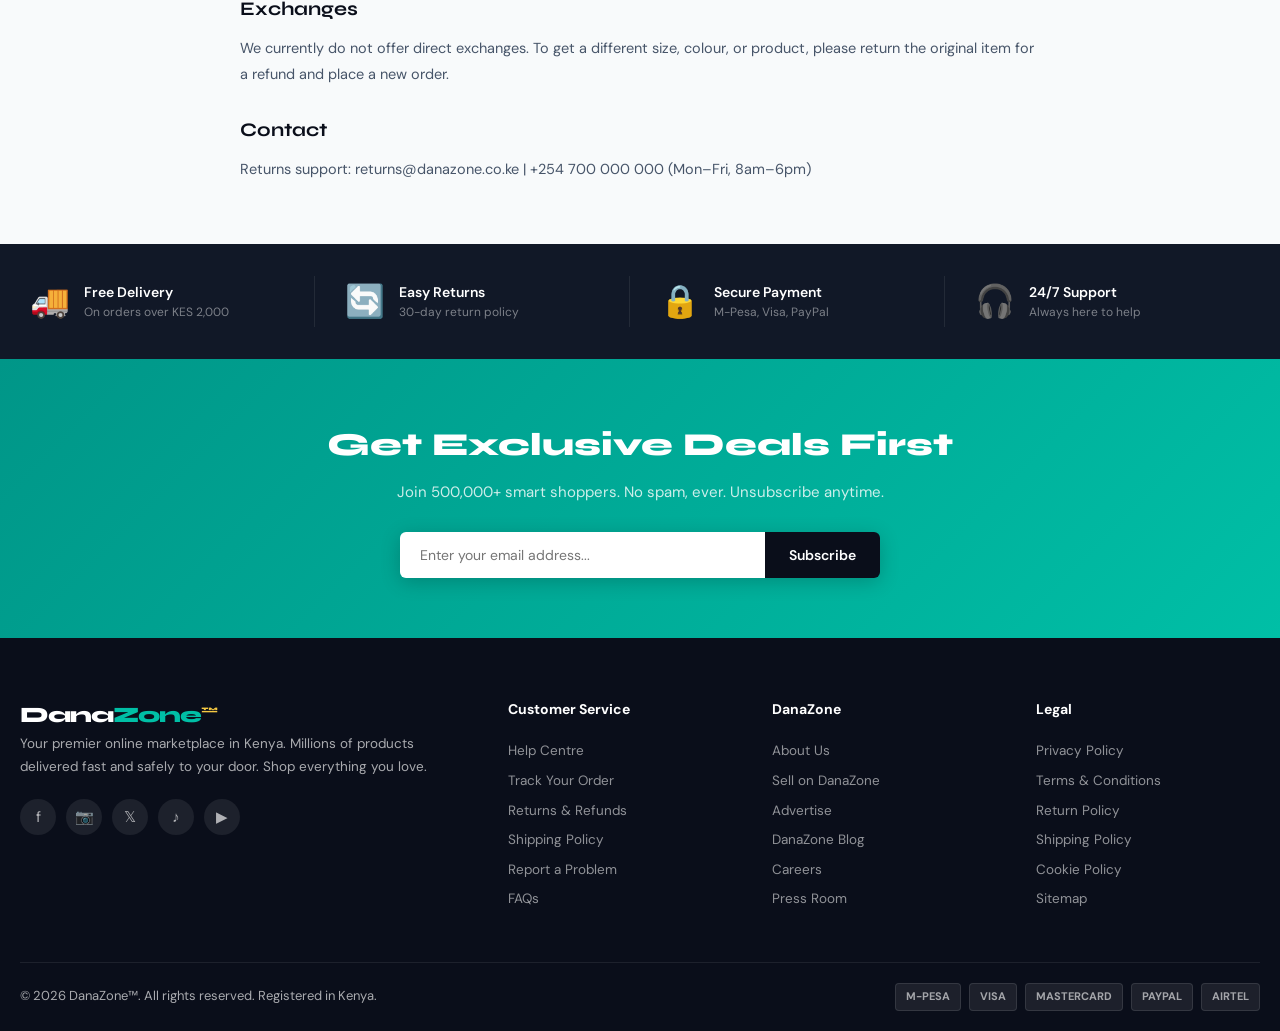
<file: pages/returns.html>
<!DOCTYPE html>
<html lang="en">
<head>
  <meta charset="UTF-8"><meta name="viewport" content="width=device-width,initial-scale=1.0">
  <title>Returns & Refunds Policy — DanaZone™</title>
  <meta name="description" content="DanaZone 30-day returns and refund policy. Easy returns, fast refunds.">
  <meta name="robots" content="index, follow">
  <link rel="canonical" href="https://danazone.co.ke/pages/returns.html">
  <link rel="stylesheet" href="../css/style.css">
</head>
<body>
<div id="header-root"></div>
<div class="page-header"><div class="container"><h1>Returns &amp; Refunds</h1><p>30-day hassle-free returns on most items</p></div></div>
<div class="container">
  <div class="policy-content">
    <p class="last-updated">Last updated: March 2026</p>
    <p>We want you to be completely satisfied with your DanaZone purchase. If you're not happy, we make returns simple.</p>

    <h2>Return Window</h2>
    <p>Most items can be returned within <strong>30 days</strong> of delivery. Electronics and appliances have a 14-day return window. Items must be in their original condition — unused, unwashed, with all original packaging, tags, manuals, and accessories.</p>

    <h2>Non-Returnable Items</h2>
    <ul>
      <li>Perishable goods (food, flowers, groceries)</li>
      <li>Digital downloads and software licences</li>
      <li>Intimate apparel and swimwear (for hygiene reasons)</li>
      <li>Hazardous materials</li>
      <li>Customised or personalised items</li>
      <li>Items marked "Final Sale" or "Non-Returnable"</li>
      <li>Gift cards and vouchers</li>
    </ul>

    <h2>How to Return</h2>
    <ul>
      <li>Log in to your account and go to "My Orders"</li>
      <li>Select the item(s) you wish to return and click "Request Return"</li>
      <li>Select your reason for return and submit</li>
      <li>You will receive a return authorisation email within 24 hours with instructions and a prepaid return label (for eligible returns)</li>
      <li>Pack the item securely in its original packaging if possible</li>
      <li>Drop off at any authorised DanaZone return point or arrange a pickup (KES 200 fee)</li>
    </ul>

    <h2>Refund Processing</h2>
    <p>Once we receive and inspect the returned item, we will process your refund within <strong>3–5 business days</strong>. Refunds are issued to the original payment method:</p>
    <ul>
      <li><strong>M-Pesa:</strong> Within 1–2 hours of approval</li>
      <li><strong>Card payments:</strong> 3–5 business days</li>
      <li><strong>PayPal:</strong> 1–3 business days</li>
      <li><strong>Store credit:</strong> Instant</li>
    </ul>

    <h2>Faulty or Incorrect Items</h2>
    <p>If you receive a faulty, damaged, or incorrect item, contact us within 48 hours at returns@danazone.co.ke with your order number and photos. We will arrange a free return and send a replacement or issue a full refund including original shipping costs.</p>

    <h2>Exchanges</h2>
    <p>We currently do not offer direct exchanges. To get a different size, colour, or product, please return the original item for a refund and place a new order.</p>

    <h2>Contact</h2>
    <p>Returns support: returns@danazone.co.ke | +254 700 000 000 (Mon–Fri, 8am–6pm)</p>
  </div>
</div>
<div id="footer-root"></div><div id="cart-root"></div><div id="notif-root"></div>
<script src="../js/products.js"></script><script src="../js/components.js"></script>
<script>
document.getElementById('header-root').innerHTML=renderHeader();
document.getElementById('footer-root').innerHTML=renderFooter();
document.getElementById('cart-root').innerHTML=renderCartDrawer();
document.getElementById('notif-root').innerHTML=renderNotification();
</script>
</body></html>
</file>
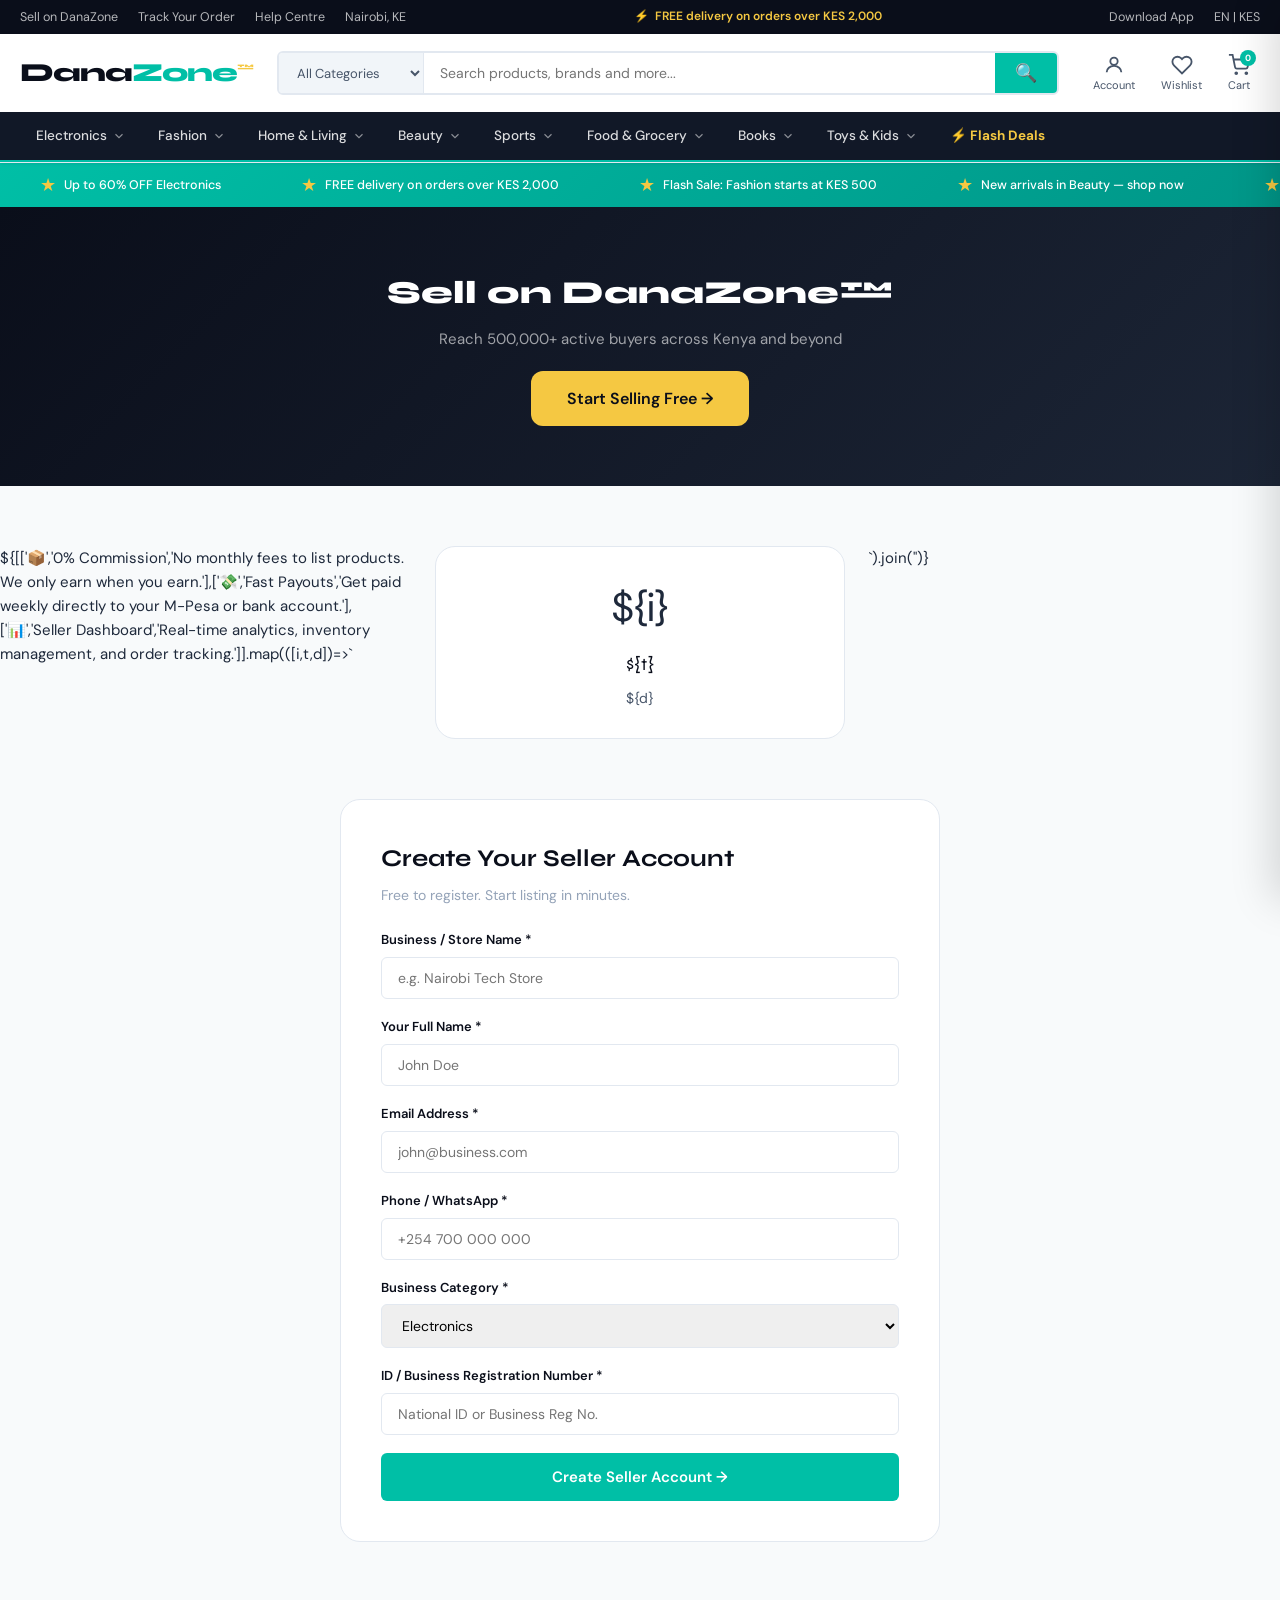
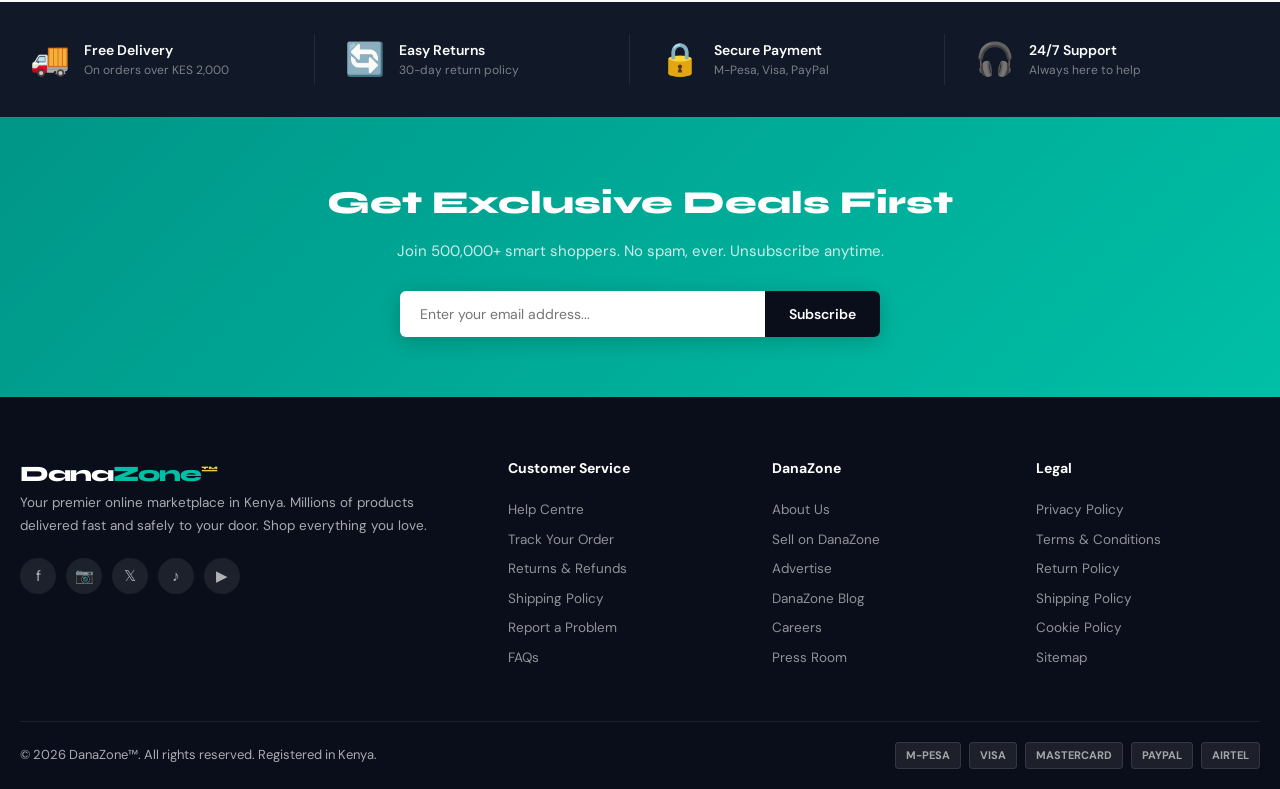
<file: pages/seller.html>
<!DOCTYPE html>
<html lang="en">
<head>
  <meta charset="UTF-8"><meta name="viewport" content="width=device-width,initial-scale=1.0">
  <title>Sell on DanaZone™ — Reach 500,000+ Buyers</title>
  <meta name="description" content="Sell your products on DanaZone and reach hundreds of thousands of buyers across Kenya. Simple setup, low fees, fast payments.">
  <meta name="robots" content="index, follow">
  <link rel="canonical" href="https://danazone.co.ke/pages/seller.html">
  <link rel="stylesheet" href="../css/style.css">
</head>
<body>
<div id="header-root"></div>
<div class="page-header" style="padding:60px 0"><div class="container"><h1>Sell on DanaZone™</h1><p>Reach 500,000+ active buyers across Kenya and beyond</p><div style="margin-top:20px"><a href="#register" class="btn btn-gold btn-lg">Start Selling Free →</a></div></div></div>
<div class="container" style="padding:60px 0">
  <div style="display:grid;grid-template-columns:repeat(3,1fr);gap:24px;margin-bottom:60px">
    ${[['📦','0% Commission','No monthly fees to list products. We only earn when you earn.'],['💸','Fast Payouts','Get paid weekly directly to your M-Pesa or bank account.'],['📊','Seller Dashboard','Real-time analytics, inventory management, and order tracking.']].map(([i,t,d])=>`<div style="background:#fff;border:1px solid var(--gray-200);border-radius:var(--radius-lg);padding:28px;text-align:center"><div style="font-size:40px;margin-bottom:12px">${i}</div><div style="font-family:var(--font-head);font-size:1.1rem;color:var(--navy);margin-bottom:8px">${t}</div><div style="font-size:14px;color:var(--gray-600)">${d}</div></div>`).join('')}
  </div>
  <div id="register" style="max-width:600px;margin:0 auto;background:#fff;border:1px solid var(--gray-200);border-radius:var(--radius-lg);padding:40px">
    <h2 style="font-family:var(--font-head);font-size:1.5rem;color:var(--navy);margin-bottom:6px">Create Your Seller Account</h2>
    <p style="color:var(--gray-400);font-size:14px;margin-bottom:24px">Free to register. Start listing in minutes.</p>
    <div class="contact-form">
      <div class="form-group"><label>Business / Store Name *</label><input type="text" placeholder="e.g. Nairobi Tech Store"></div>
      <div class="form-group"><label>Your Full Name *</label><input type="text" placeholder="John Doe"></div>
      <div class="form-group"><label>Email Address *</label><input type="email" placeholder="john@business.com"></div>
      <div class="form-group"><label>Phone / WhatsApp *</label><input type="tel" placeholder="+254 700 000 000"></div>
      <div class="form-group"><label>Business Category *</label><select><option>Electronics</option><option>Fashion</option><option>Home & Living</option><option>Beauty</option><option>Sports</option><option>Food & Grocery</option><option>Books</option><option>Other</option></select></div>
      <div class="form-group"><label>ID / Business Registration Number *</label><input type="text" placeholder="National ID or Business Reg No."></div>
      <button class="btn btn-primary" style="width:100%;justify-content:center;padding:14px;font-size:15px" onclick="this.textContent='✅ Application Submitted!';this.style.background='var(--green)'">Create Seller Account →</button>
    </div>
  </div>
</div>
<div id="footer-root"></div><div id="cart-root"></div><div id="notif-root"></div>
<script src="../js/products.js"></script><script src="../js/components.js"></script>
<script>
document.getElementById('header-root').innerHTML=renderHeader();
document.getElementById('footer-root').innerHTML=renderFooter();
document.getElementById('cart-root').innerHTML=renderCartDrawer();
document.getElementById('notif-root').innerHTML=renderNotification();
</script>
</body></html>
</file>
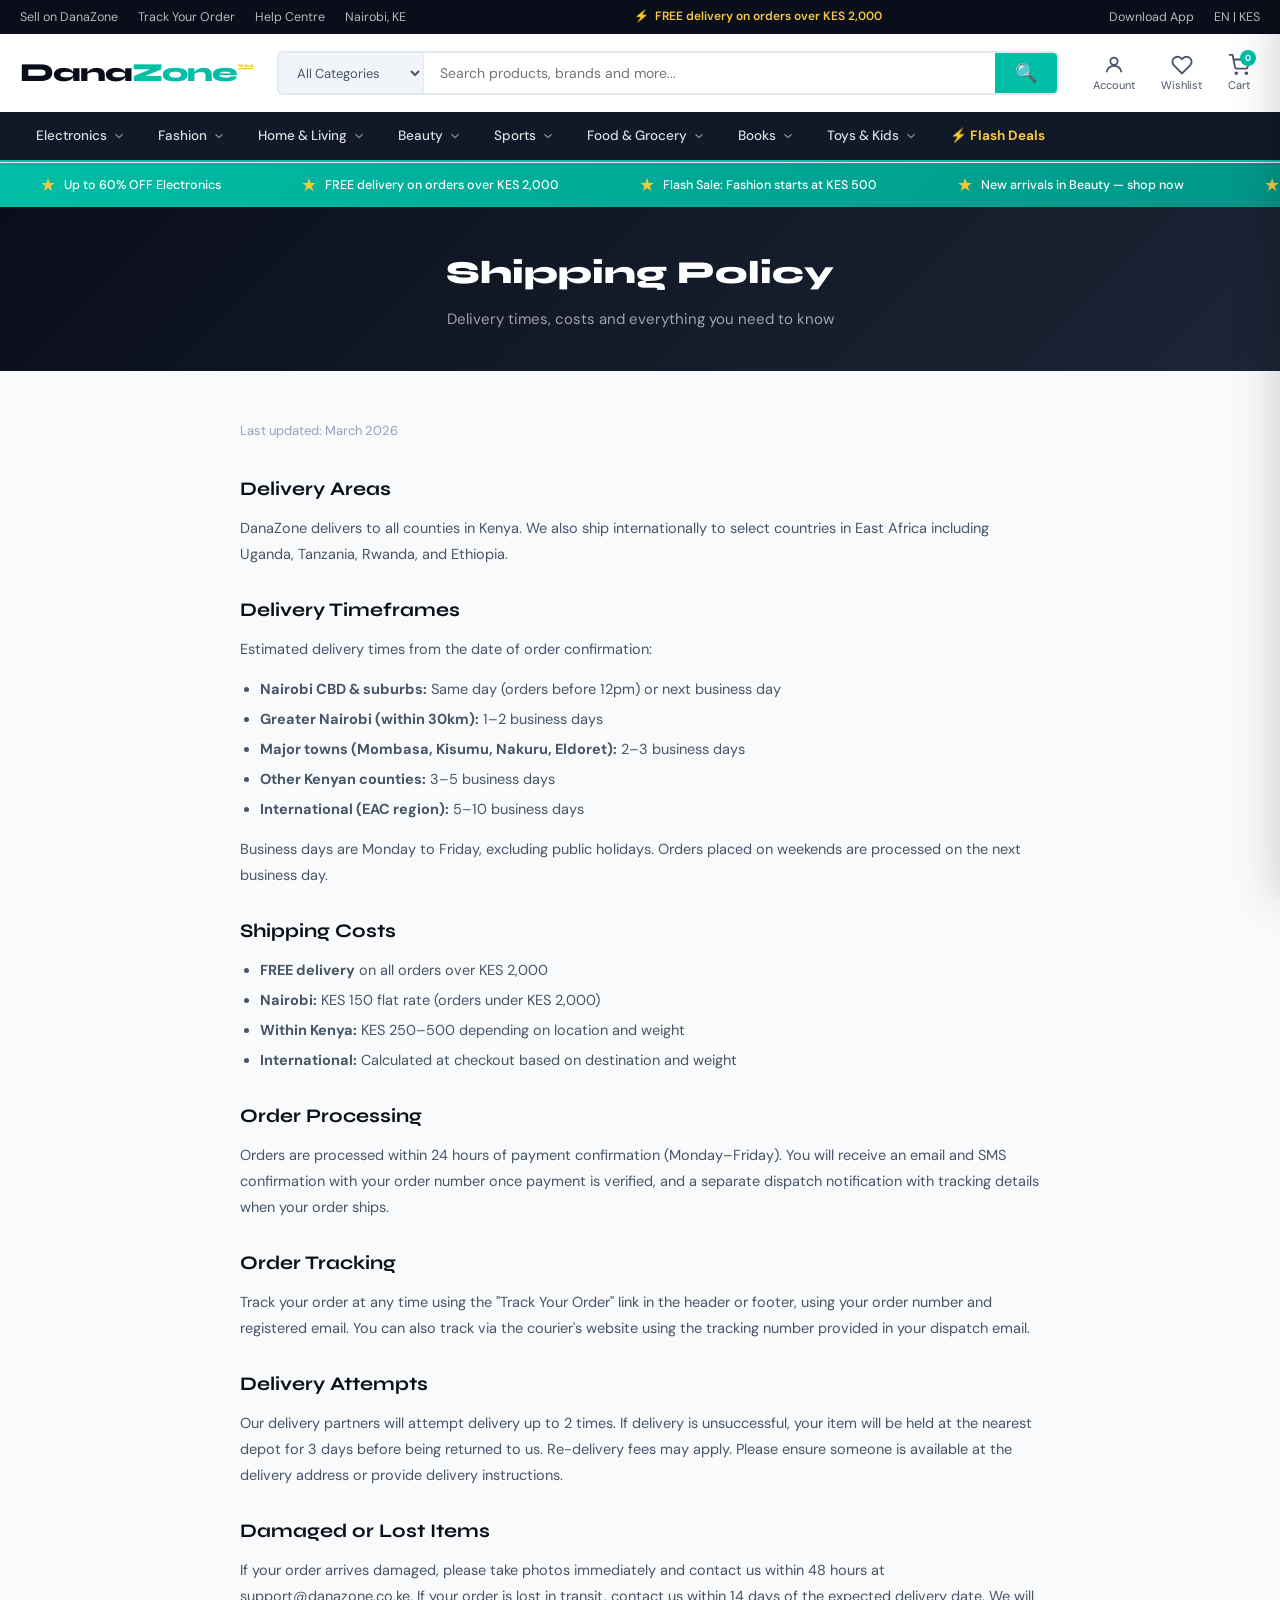
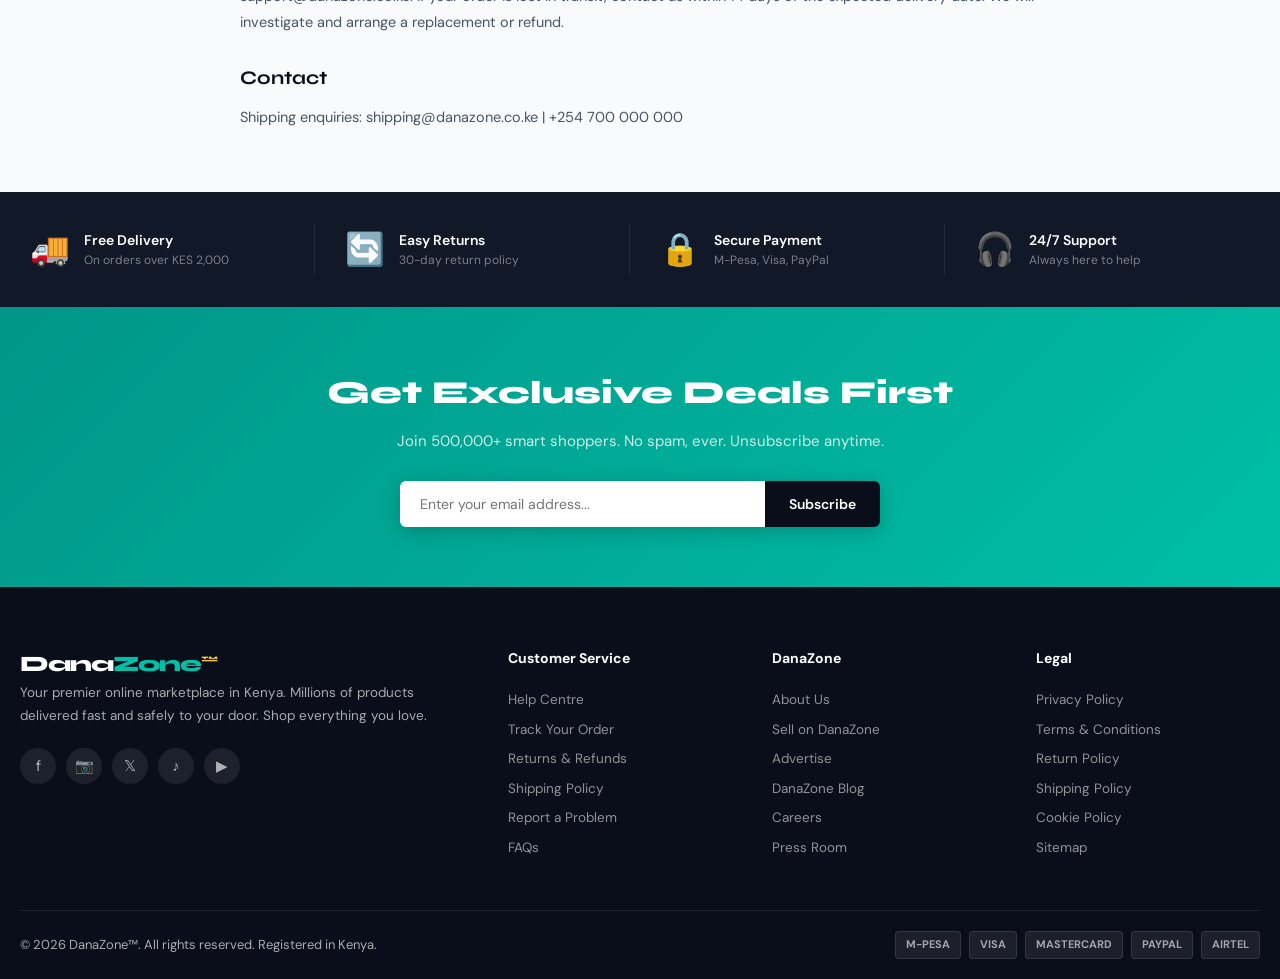
<file: pages/shipping.html>
<!DOCTYPE html>
<html lang="en">
<head>
  <meta charset="UTF-8"><meta name="viewport" content="width=device-width,initial-scale=1.0">
  <title>Shipping Policy — DanaZone™</title>
  <meta name="description" content="DanaZone Shipping Policy. Delivery times, costs, and areas covered across Kenya.">
  <meta name="robots" content="index, follow">
  <link rel="canonical" href="https://danazone.co.ke/pages/shipping.html">
  <link rel="stylesheet" href="../css/style.css">
</head>
<body>
<div id="header-root"></div>
<div class="page-header"><div class="container"><h1>Shipping Policy</h1><p>Delivery times, costs and everything you need to know</p></div></div>
<div class="container">
  <div class="policy-content">
    <p class="last-updated">Last updated: March 2026</p>

    <h2>Delivery Areas</h2>
    <p>DanaZone delivers to all counties in Kenya. We also ship internationally to select countries in East Africa including Uganda, Tanzania, Rwanda, and Ethiopia.</p>

    <h2>Delivery Timeframes</h2>
    <p>Estimated delivery times from the date of order confirmation:</p>
    <ul>
      <li><strong>Nairobi CBD & suburbs:</strong> Same day (orders before 12pm) or next business day</li>
      <li><strong>Greater Nairobi (within 30km):</strong> 1–2 business days</li>
      <li><strong>Major towns (Mombasa, Kisumu, Nakuru, Eldoret):</strong> 2–3 business days</li>
      <li><strong>Other Kenyan counties:</strong> 3–5 business days</li>
      <li><strong>International (EAC region):</strong> 5–10 business days</li>
    </ul>
    <p>Business days are Monday to Friday, excluding public holidays. Orders placed on weekends are processed on the next business day.</p>

    <h2>Shipping Costs</h2>
    <ul>
      <li><strong>FREE delivery</strong> on all orders over KES 2,000</li>
      <li><strong>Nairobi:</strong> KES 150 flat rate (orders under KES 2,000)</li>
      <li><strong>Within Kenya:</strong> KES 250–500 depending on location and weight</li>
      <li><strong>International:</strong> Calculated at checkout based on destination and weight</li>
    </ul>

    <h2>Order Processing</h2>
    <p>Orders are processed within 24 hours of payment confirmation (Monday–Friday). You will receive an email and SMS confirmation with your order number once payment is verified, and a separate dispatch notification with tracking details when your order ships.</p>

    <h2>Order Tracking</h2>
    <p>Track your order at any time using the "Track Your Order" link in the header or footer, using your order number and registered email. You can also track via the courier's website using the tracking number provided in your dispatch email.</p>

    <h2>Delivery Attempts</h2>
    <p>Our delivery partners will attempt delivery up to 2 times. If delivery is unsuccessful, your item will be held at the nearest depot for 3 days before being returned to us. Re-delivery fees may apply. Please ensure someone is available at the delivery address or provide delivery instructions.</p>

    <h2>Damaged or Lost Items</h2>
    <p>If your order arrives damaged, please take photos immediately and contact us within 48 hours at support@danazone.co.ke. If your order is lost in transit, contact us within 14 days of the expected delivery date. We will investigate and arrange a replacement or refund.</p>

    <h2>Contact</h2>
    <p>Shipping enquiries: shipping@danazone.co.ke | +254 700 000 000</p>
  </div>
</div>
<div id="footer-root"></div><div id="cart-root"></div><div id="notif-root"></div>
<script src="../js/products.js"></script><script src="../js/components.js"></script>
<script>
document.getElementById('header-root').innerHTML=renderHeader();
document.getElementById('footer-root').innerHTML=renderFooter();
document.getElementById('cart-root').innerHTML=renderCartDrawer();
document.getElementById('notif-root').innerHTML=renderNotification();
</script>
</body></html>
</file>
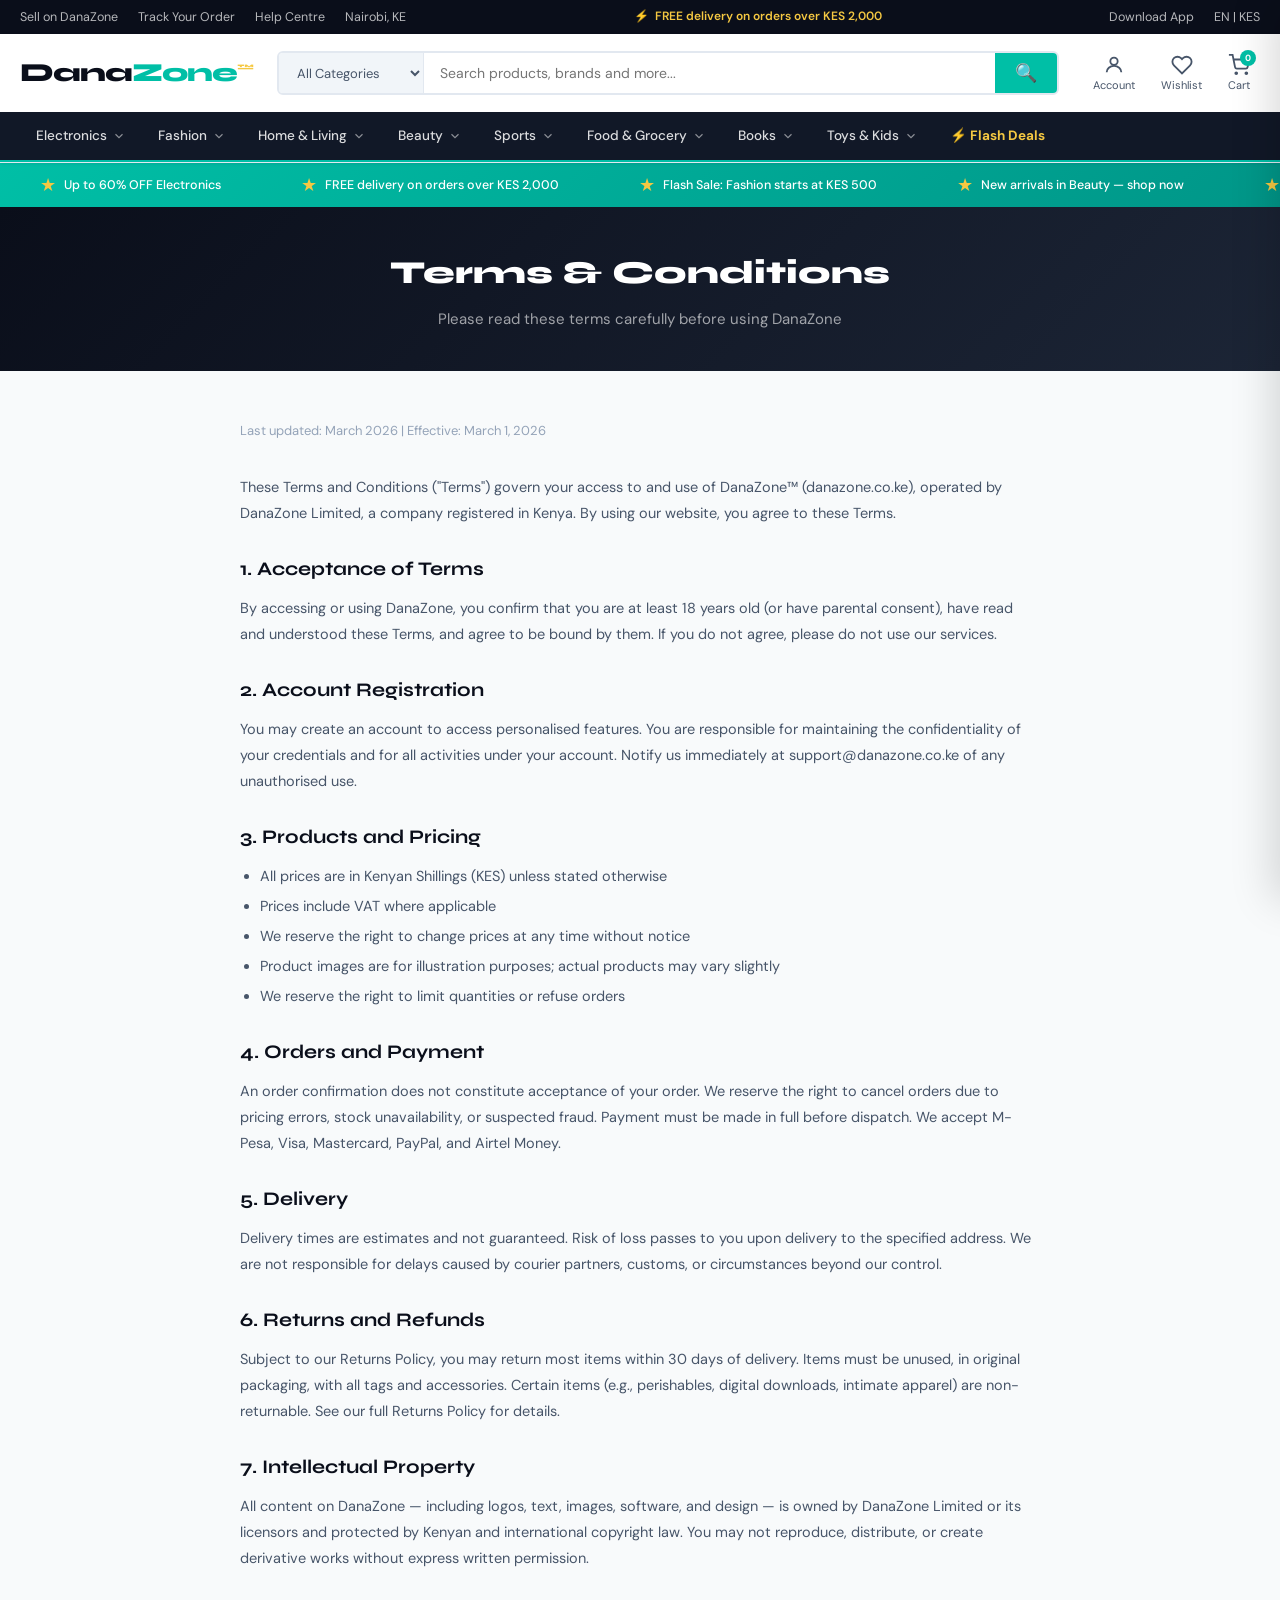
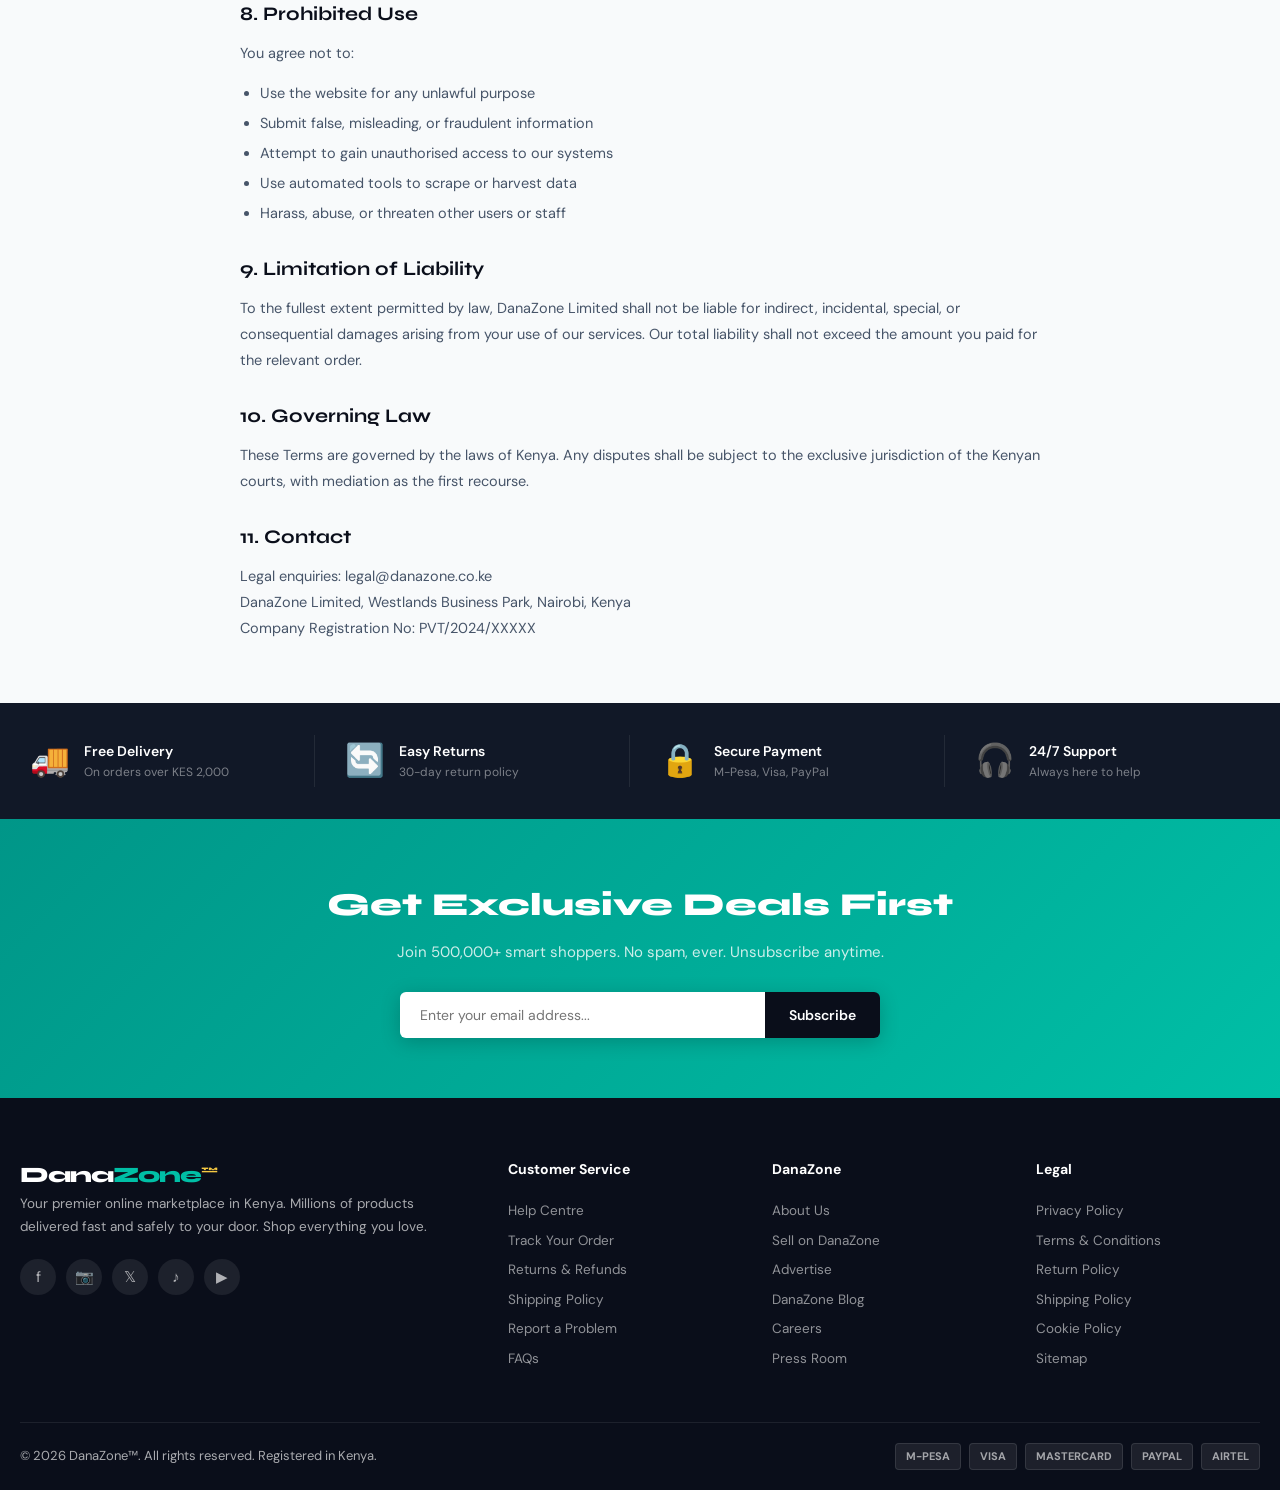
<file: pages/terms.html>
<!DOCTYPE html>
<html lang="en">
<head>
  <meta charset="UTF-8"><meta name="viewport" content="width=device-width,initial-scale=1.0">
  <title>Terms & Conditions — DanaZone™</title>
  <meta name="description" content="DanaZone Terms and Conditions. Rules governing your use of our marketplace.">
  <meta name="robots" content="index, follow">
  <link rel="canonical" href="https://danazone.co.ke/pages/terms.html">
  <link rel="stylesheet" href="../css/style.css">
</head>
<body>
<div id="header-root"></div>
<div class="page-header"><div class="container"><h1>Terms &amp; Conditions</h1><p>Please read these terms carefully before using DanaZone</p></div></div>
<div class="container">
  <div class="policy-content">
    <p class="last-updated">Last updated: March 2026 | Effective: March 1, 2026</p>
    <p>These Terms and Conditions ("Terms") govern your access to and use of DanaZone™ (danazone.co.ke), operated by DanaZone Limited, a company registered in Kenya. By using our website, you agree to these Terms.</p>

    <h2>1. Acceptance of Terms</h2>
    <p>By accessing or using DanaZone, you confirm that you are at least 18 years old (or have parental consent), have read and understood these Terms, and agree to be bound by them. If you do not agree, please do not use our services.</p>

    <h2>2. Account Registration</h2>
    <p>You may create an account to access personalised features. You are responsible for maintaining the confidentiality of your credentials and for all activities under your account. Notify us immediately at support@danazone.co.ke of any unauthorised use.</p>

    <h2>3. Products and Pricing</h2>
    <ul>
      <li>All prices are in Kenyan Shillings (KES) unless stated otherwise</li>
      <li>Prices include VAT where applicable</li>
      <li>We reserve the right to change prices at any time without notice</li>
      <li>Product images are for illustration purposes; actual products may vary slightly</li>
      <li>We reserve the right to limit quantities or refuse orders</li>
    </ul>

    <h2>4. Orders and Payment</h2>
    <p>An order confirmation does not constitute acceptance of your order. We reserve the right to cancel orders due to pricing errors, stock unavailability, or suspected fraud. Payment must be made in full before dispatch. We accept M-Pesa, Visa, Mastercard, PayPal, and Airtel Money.</p>

    <h2>5. Delivery</h2>
    <p>Delivery times are estimates and not guaranteed. Risk of loss passes to you upon delivery to the specified address. We are not responsible for delays caused by courier partners, customs, or circumstances beyond our control.</p>

    <h2>6. Returns and Refunds</h2>
    <p>Subject to our Returns Policy, you may return most items within 30 days of delivery. Items must be unused, in original packaging, with all tags and accessories. Certain items (e.g., perishables, digital downloads, intimate apparel) are non-returnable. See our full Returns Policy for details.</p>

    <h2>7. Intellectual Property</h2>
    <p>All content on DanaZone — including logos, text, images, software, and design — is owned by DanaZone Limited or its licensors and protected by Kenyan and international copyright law. You may not reproduce, distribute, or create derivative works without express written permission.</p>

    <h2>8. Prohibited Use</h2>
    <p>You agree not to:</p>
    <ul>
      <li>Use the website for any unlawful purpose</li>
      <li>Submit false, misleading, or fraudulent information</li>
      <li>Attempt to gain unauthorised access to our systems</li>
      <li>Use automated tools to scrape or harvest data</li>
      <li>Harass, abuse, or threaten other users or staff</li>
    </ul>

    <h2>9. Limitation of Liability</h2>
    <p>To the fullest extent permitted by law, DanaZone Limited shall not be liable for indirect, incidental, special, or consequential damages arising from your use of our services. Our total liability shall not exceed the amount you paid for the relevant order.</p>

    <h2>10. Governing Law</h2>
    <p>These Terms are governed by the laws of Kenya. Any disputes shall be subject to the exclusive jurisdiction of the Kenyan courts, with mediation as the first recourse.</p>

    <h2>11. Contact</h2>
    <p>Legal enquiries: legal@danazone.co.ke<br>
    DanaZone Limited, Westlands Business Park, Nairobi, Kenya<br>
    Company Registration No: PVT/2024/XXXXX</p>
  </div>
</div>
<div id="footer-root"></div><div id="cart-root"></div><div id="notif-root"></div>
<script src="../js/products.js"></script><script src="../js/components.js"></script>
<script>
document.getElementById('header-root').innerHTML=renderHeader();
document.getElementById('footer-root').innerHTML=renderFooter();
document.getElementById('cart-root').innerHTML=renderCartDrawer();
document.getElementById('notif-root').innerHTML=renderNotification();
</script>
</body></html>
</file>
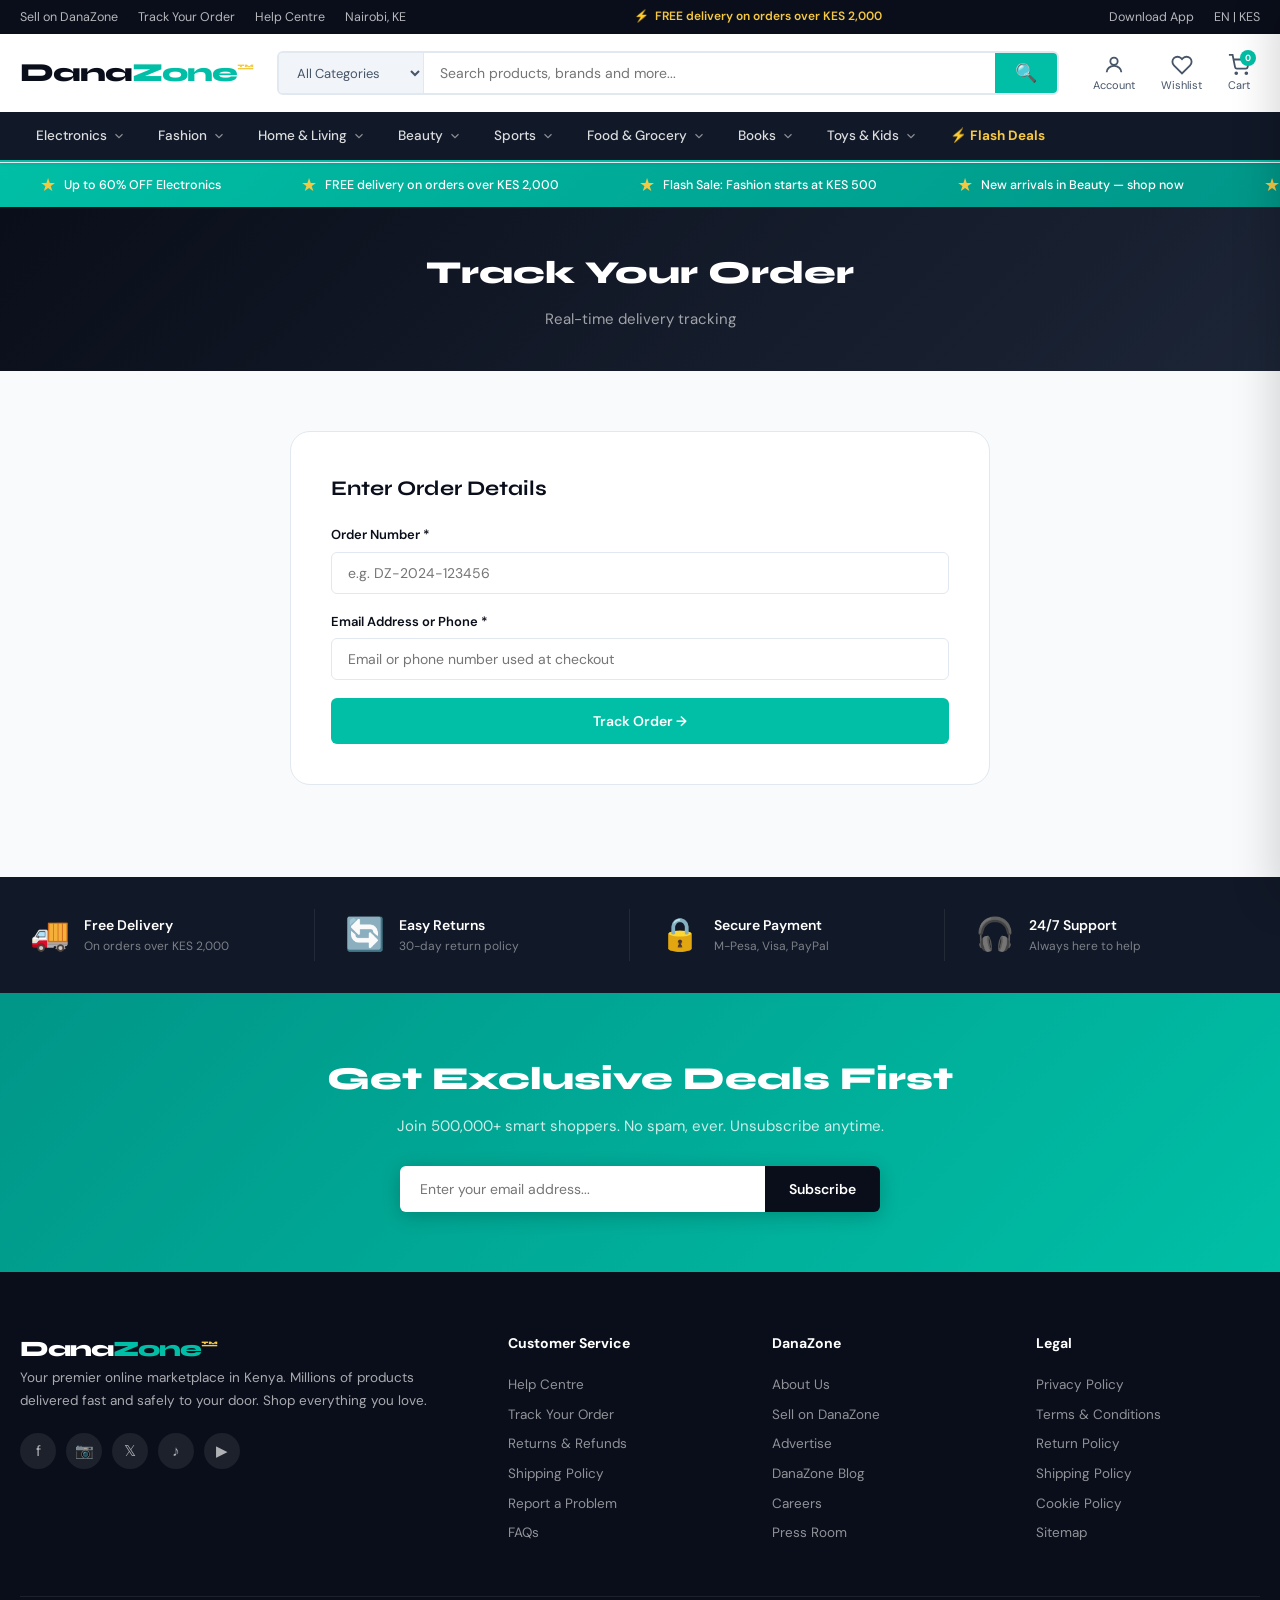
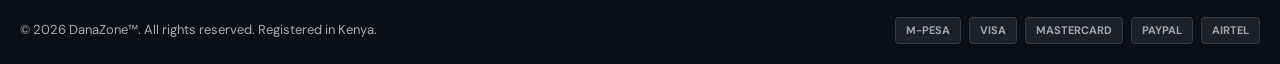
<file: pages/track-order.html>
<!DOCTYPE html>
<html lang="en">
<head>
  <meta charset="UTF-8"><meta name="viewport" content="width=device-width,initial-scale=1.0">
  <title>Track Your Order — DanaZone™</title>
  <meta name="description" content="Track your DanaZone order in real time. Enter your order number to see delivery status.">
  <meta name="robots" content="index, follow">
  <link rel="canonical" href="https://danazone.co.ke/pages/track-order.html">
  <link rel="stylesheet" href="../css/style.css">
</head>
<body>
<div id="header-root"></div>
<div class="page-header"><div class="container"><h1>Track Your Order</h1><p>Real-time delivery tracking</p></div></div>
<div class="container" style="padding:60px 0;max-width:700px">
  <div style="background:#fff;border:1px solid var(--gray-200);border-radius:var(--radius-lg);padding:40px;margin-bottom:32px">
    <h2 style="font-family:var(--font-head);font-size:1.3rem;color:var(--navy);margin-bottom:20px">Enter Order Details</h2>
    <div class="contact-form">
      <div class="form-group"><label>Order Number *</label><input type="text" id="orderNum" placeholder="e.g. DZ-2024-123456"></div>
      <div class="form-group"><label>Email Address or Phone *</label><input type="text" id="orderEmail" placeholder="Email or phone number used at checkout"></div>
      <button class="btn btn-primary" style="width:100%;justify-content:center;padding:14px" onclick="trackOrder()">Track Order →</button>
    </div>
  </div>
  <div id="trackingResult" style="display:none">
    <div style="background:#fff;border:1px solid var(--gray-200);border-radius:var(--radius-lg);padding:32px">
      <div style="display:flex;justify-content:space-between;align-items:center;margin-bottom:24px;flex-wrap:wrap;gap:12px">
        <div><div style="font-size:13px;color:var(--gray-400)">Order Number</div><div style="font-family:var(--font-head);font-size:1.2rem;font-weight:700;color:var(--navy)" id="orderDisplay"></div></div>
        <span class="badge badge-new" style="font-size:13px;padding:6px 16px">In Transit</span>
      </div>
      <div style="position:relative;padding-left:32px">
        ${[['✅','Order Confirmed','Your order was received and payment confirmed.','March 10, 2026 — 10:23 AM',true],['✅','Processing','Your items have been picked and packed.','March 10, 2026 — 2:45 PM',true],['✅','Dispatched','Your order left our warehouse.','March 11, 2026 — 8:12 AM',true],['🚚','Out for Delivery','Your order is with the courier.','March 12, 2026 — 9:30 AM',true],['📍','Delivered','Estimated delivery today before 5pm.','Expected: March 12, 2026',false]].map(([i,t,d,time,done])=>`<div style="display:flex;gap:16px;margin-bottom:20px"><div style="width:36px;height:36px;border-radius:50%;background:${done?'var(--teal)':'var(--gray-200)'};display:flex;align-items:center;justify-content:center;font-size:16px;flex-shrink:0;position:relative;z-index:1">${i}</div><div><div style="font-weight:700;color:${done?'var(--navy)':'var(--gray-400)'};margin-bottom:3px">${t}</div><div style="font-size:13px;color:var(--gray-400);margin-bottom:2px">${d}</div><div style="font-size:12px;color:var(--teal);font-weight:600">${time}</div></div></div>`).join('')}
        <div style="position:absolute;left:17px;top:18px;bottom:18px;width:2px;background:var(--gray-200);z-index:0"></div>
      </div>
    </div>
  </div>
</div>
<div id="footer-root"></div><div id="cart-root"></div><div id="notif-root"></div>
<script src="../js/products.js"></script><script src="../js/components.js"></script>
<script>
document.getElementById('header-root').innerHTML=renderHeader();
document.getElementById('footer-root').innerHTML=renderFooter();
document.getElementById('cart-root').innerHTML=renderCartDrawer();
document.getElementById('notif-root').innerHTML=renderNotification();
function trackOrder(){
  const num=document.getElementById('orderNum').value.trim();
  if(!num){showNotif('❌','Please enter your order number');return;}
  document.getElementById('orderDisplay').textContent=num||'DZ-2024-123456';
  document.getElementById('trackingResult').style.display='block';
  document.getElementById('trackingResult').scrollIntoView({behavior:'smooth'});
}
</script>
</body></html>
</file>
<file: css/style.css>
@import url('https://fonts.googleapis.com/css2?family=Syne:wght@400;600;700;800&family=DM+Sans:wght@300;400;500;600&display=swap');

:root {
  --navy:       #0A0E1A;
  --navy-2:     #111827;
  --navy-3:     #1C2536;
  --teal:       #00BFA6;
  --teal-dark:  #009688;
  --teal-light: #E0F7F4;
  --gold:       #F5C842;
  --gold-dark:  #D4A800;
  --white:      #FFFFFF;
  --off-white:  #F8FAFB;
  --gray-100:   #F1F5F9;
  --gray-200:   #E2E8F0;
  --gray-400:   #94A3B8;
  --gray-600:   #475569;
  --gray-800:   #1E293B;
  --red:        #EF4444;
  --green:      #22C55E;
  --shadow-sm:  0 1px 3px rgba(0,0,0,.08);
  --shadow-md:  0 4px 16px rgba(0,0,0,.12);
  --shadow-lg:  0 8px 32px rgba(0,0,0,.18);
  --radius-sm:  6px;
  --radius-md:  12px;
  --radius-lg:  20px;
  --transition: all .22s cubic-bezier(.4,0,.2,1);
  --font-head:  'Syne', sans-serif;
  --font-body:  'DM Sans', sans-serif;
}
*,*::before,*::after{box-sizing:border-box;margin:0;padding:0}
html{scroll-behavior:smooth}
body{font-family:var(--font-body);background:var(--off-white);color:var(--gray-800);font-size:15px;line-height:1.6;-webkit-font-smoothing:antialiased}
a{text-decoration:none;color:inherit}ul{list-style:none}img{max-width:100%;display:block}button{cursor:pointer;border:none;background:none;font-family:inherit}
.container{max-width:1280px;margin:0 auto;padding:0 20px}
.section-title{font-family:var(--font-head);font-size:clamp(1.5rem,3vw,2rem);font-weight:700;color:var(--navy)}
.section-title span{color:var(--teal)}
.badge{display:inline-block;padding:3px 10px;border-radius:50px;font-size:11px;font-weight:600;letter-spacing:.5px;text-transform:uppercase}
.badge-sale{background:var(--red);color:#fff}.badge-new{background:var(--teal);color:#fff}.badge-hot{background:var(--gold);color:var(--navy)}.badge-free{background:var(--green);color:#fff}
.btn{display:inline-flex;align-items:center;gap:8px;padding:11px 24px;border-radius:var(--radius-sm);font-family:var(--font-body);font-weight:600;font-size:14px;transition:var(--transition);cursor:pointer;border:none}
.btn-primary{background:var(--teal);color:#fff}.btn-primary:hover{background:var(--teal-dark);transform:translateY(-1px);box-shadow:0 4px 14px rgba(0,191,166,.35)}
.btn-outline{background:transparent;border:1.5px solid var(--navy);color:var(--navy)}.btn-outline:hover{background:var(--navy);color:#fff}
.btn-gold{background:var(--gold);color:var(--navy)}.btn-gold:hover{background:var(--gold-dark);transform:translateY(-1px)}
.btn-sm{padding:7px 16px;font-size:13px}.btn-lg{padding:15px 36px;font-size:16px;border-radius:var(--radius-md)}
.btn-outline-white{background:transparent;border:1.5px solid rgba(255,255,255,.5);color:#fff}.btn-outline-white:hover{background:rgba(255,255,255,.1);border-color:#fff}

/* TOP BAR */
.top-bar{background:var(--navy);color:rgba(255,255,255,.7);font-size:12.5px;padding:7px 0}
.top-bar .container{display:flex;align-items:center;justify-content:space-between}
.top-bar-links{display:flex;gap:20px}.top-bar-links a{color:rgba(255,255,255,.7);transition:var(--transition)}.top-bar-links a:hover{color:var(--teal)}
.top-bar-promo{display:flex;align-items:center;gap:6px;color:var(--gold);font-weight:600;font-size:12px}

/* HEADER */
.header{background:#fff;border-bottom:1px solid var(--gray-200);position:sticky;top:0;z-index:1000;box-shadow:var(--shadow-sm)}
.header-main{display:flex;align-items:center;gap:24px;padding:14px 0}
.logo{flex-shrink:0;font-family:var(--font-head);font-size:26px;font-weight:800;color:var(--navy);letter-spacing:-1px}
.logo span{color:var(--teal)}.logo sup{font-size:10px;vertical-align:super;color:var(--gold)}
.search-bar{flex:1;display:flex;border:2px solid var(--gray-200);border-radius:var(--radius-sm);overflow:hidden;transition:var(--transition)}
.search-bar:focus-within{border-color:var(--teal)}
.search-select{border:none;outline:none;background:var(--gray-100);padding:0 14px;font-size:13px;color:var(--gray-600);border-right:1px solid var(--gray-200);font-family:inherit;min-width:120px}
.search-input{flex:1;border:none;outline:none;padding:11px 16px;font-size:14px;font-family:inherit;background:#fff}
.search-btn{background:var(--teal);color:#fff;border:none;padding:0 20px;font-size:18px;cursor:pointer;transition:var(--transition)}.search-btn:hover{background:var(--teal-dark)}
.header-actions{display:flex;align-items:center;gap:6px;flex-shrink:0}
.header-action-btn{display:flex;flex-direction:column;align-items:center;gap:2px;padding:6px 10px;border-radius:var(--radius-sm);color:var(--gray-600);font-size:11px;transition:var(--transition);position:relative;cursor:pointer;border:none;background:none}
.header-action-btn:hover{color:var(--teal);background:var(--teal-light)}
.header-action-btn svg{width:22px;height:22px}
.badge-count{position:absolute;top:2px;right:4px;background:var(--teal);color:#fff;font-size:9px;font-weight:700;border-radius:50%;width:16px;height:16px;display:flex;align-items:center;justify-content:center}

/* NAV */
.main-nav{background:var(--navy-2);border-bottom:2px solid var(--teal)}
.main-nav .container{display:flex;align-items:center}
.nav-item{position:relative}
.nav-link{display:flex;align-items:center;gap:5px;padding:13px 16px;color:rgba(255,255,255,.85);font-size:13.5px;font-weight:500;transition:var(--transition);white-space:nowrap}
.nav-link:hover,.nav-link.active{color:var(--teal)}
.nav-link svg{width:14px;height:14px;opacity:.6}
.nav-item:hover .dropdown{display:block}
.dropdown{display:none;position:absolute;top:100%;left:0;background:#fff;border:1px solid var(--gray-200);border-radius:0 0 var(--radius-md) var(--radius-md);box-shadow:var(--shadow-lg);min-width:200px;z-index:999;padding:8px 0}
.dropdown a{display:block;padding:9px 20px;color:var(--gray-800);font-size:13.5px;transition:var(--transition)}
.dropdown a:hover{background:var(--teal-light);color:var(--teal);padding-left:26px}
.nav-deals{color:var(--gold)!important;font-weight:700!important}

/* TICKER */
.ticker-wrap{background:linear-gradient(135deg,var(--teal) 0%,var(--teal-dark) 100%);padding:8px 0;overflow:hidden}
.ticker{display:flex;animation:ticker-scroll 30s linear infinite;white-space:nowrap}
.ticker-item{display:inline-flex;align-items:center;gap:8px;color:#fff;font-size:12.5px;font-weight:500;padding:0 40px}
.ticker-dot{color:var(--gold);font-size:18px}
@keyframes ticker-scroll{0%{transform:translateX(0)}100%{transform:translateX(-50%)}}

/* HERO */
.hero{background:linear-gradient(135deg,var(--navy) 0%,var(--navy-3) 60%,#1a3a4a 100%);min-height:520px;display:flex;align-items:center;position:relative;overflow:hidden}
.hero::before{content:'';position:absolute;inset:0;background:radial-gradient(ellipse at 70% 50%,rgba(0,191,166,.12) 0%,transparent 60%)}
.hero-grid{display:grid;grid-template-columns:1fr 1fr;gap:40px;align-items:center;position:relative;z-index:1}
.hero-badge{display:inline-flex;align-items:center;gap:8px;background:rgba(0,191,166,.15);border:1px solid rgba(0,191,166,.3);color:var(--teal);padding:5px 14px;border-radius:50px;font-size:12px;font-weight:600;letter-spacing:.5px;margin-bottom:20px}
.hero-title{font-family:var(--font-head);font-size:clamp(2.2rem,5vw,3.4rem);font-weight:800;color:#fff;line-height:1.15;margin-bottom:16px}
.hero-title em{color:var(--teal);font-style:normal}
.hero-sub{color:rgba(255,255,255,.65);font-size:16px;margin-bottom:32px;line-height:1.7}
.hero-ctas{display:flex;gap:14px;flex-wrap:wrap;margin-bottom:40px}
.hero-stats{display:flex;gap:32px}
.hero-stat-value{font-family:var(--font-head);font-size:1.8rem;font-weight:800;color:var(--gold)}
.hero-stat-label{font-size:12px;color:rgba(255,255,255,.5)}
.hero-visual{position:relative;display:flex;align-items:center;justify-content:center}
.hero-card-grid{display:grid;grid-template-columns:1fr 1fr;gap:14px;transform:perspective(800px) rotateY(-8deg)}
.hero-mini-card{background:rgba(255,255,255,.07);border:1px solid rgba(255,255,255,.1);border-radius:var(--radius-md);padding:18px;backdrop-filter:blur(10px);transition:var(--transition)}
.hero-mini-card:hover{transform:translateY(-4px);background:rgba(255,255,255,.12)}
.hero-mini-card-icon{font-size:32px;margin-bottom:8px}
.hero-mini-card-title{color:#fff;font-weight:600;font-size:13px}
.hero-mini-card-price{color:var(--teal);font-size:13px;font-weight:700;margin-top:4px}
.hero-mini-card-old{color:rgba(255,255,255,.4);font-size:11px;text-decoration:line-through}

/* SECTION */
.section{padding:60px 0}
.section-header{display:flex;align-items:center;justify-content:space-between;margin-bottom:32px}
.see-all{color:var(--teal);font-weight:600;font-size:13.5px;display:flex;align-items:center;gap:4px;transition:var(--transition)}
.see-all:hover{gap:8px}

/* CATEGORIES */
.categories-grid{display:grid;grid-template-columns:repeat(auto-fill,minmax(130px,1fr));gap:16px}
.category-card{background:#fff;border:1px solid var(--gray-200);border-radius:var(--radius-md);padding:24px 16px;text-align:center;cursor:pointer;transition:var(--transition)}
.category-card:hover{border-color:var(--teal);box-shadow:0 4px 20px rgba(0,191,166,.15);transform:translateY(-3px)}
.category-icon{font-size:36px;margin-bottom:10px}
.category-name{font-weight:600;font-size:13px;color:var(--navy)}
.category-count{font-size:11px;color:var(--gray-400);margin-top:3px}

/* DEALS BANNER */
.deals-banner{background:linear-gradient(135deg,var(--navy) 0%,#1a3560 100%);border-radius:var(--radius-lg);padding:40px 48px;display:grid;grid-template-columns:1fr auto;align-items:center;gap:40px;overflow:hidden;position:relative}
.deals-banner::after{content:'';position:absolute;right:-40px;top:-40px;width:300px;height:300px;background:radial-gradient(circle,rgba(0,191,166,.2) 0%,transparent 70%);border-radius:50%}
.deals-title{font-family:var(--font-head);font-size:1.8rem;color:#fff;font-weight:800;margin-bottom:8px}
.deals-sub{color:rgba(255,255,255,.6);font-size:14px;margin-bottom:20px}
.countdown{display:flex;gap:12px}
.countdown-unit{background:rgba(255,255,255,.1);border-radius:var(--radius-sm);padding:10px 14px;text-align:center;min-width:60px}
.countdown-num{font-family:var(--font-head);font-size:1.6rem;font-weight:800;color:var(--gold)}
.countdown-label{font-size:10px;color:rgba(255,255,255,.5);text-transform:uppercase}

/* PRODUCT CARDS */
.products-grid{display:grid;grid-template-columns:repeat(auto-fill,minmax(220px,1fr));gap:20px}
.product-card{background:#fff;border:1px solid var(--gray-200);border-radius:var(--radius-md);overflow:hidden;transition:var(--transition);position:relative}
.product-card:hover{box-shadow:var(--shadow-lg);transform:translateY(-4px);border-color:transparent}
.product-img-wrap{position:relative;background:var(--gray-100);aspect-ratio:1;overflow:hidden;display:flex;align-items:center;justify-content:center;font-size:72px}
.product-img-wrap img{width:100%;height:100%;object-fit:cover}
.product-actions{position:absolute;top:10px;right:10px;display:flex;flex-direction:column;gap:6px;opacity:0;transform:translateX(10px);transition:var(--transition)}
.product-card:hover .product-actions{opacity:1;transform:translateX(0)}
.product-action-btn{width:34px;height:34px;background:#fff;border-radius:50%;display:flex;align-items:center;justify-content:center;box-shadow:var(--shadow-md);font-size:15px;cursor:pointer;transition:var(--transition);border:none}
.product-action-btn:hover{background:var(--teal);color:#fff}
.product-badge-wrap{position:absolute;top:10px;left:10px;display:flex;flex-direction:column;gap:4px}
.product-body{padding:16px}
.product-cat{font-size:11px;color:var(--teal);font-weight:600;text-transform:uppercase;letter-spacing:.5px;margin-bottom:5px}
.product-title{font-weight:600;font-size:14px;color:var(--navy);margin-bottom:8px;line-height:1.4}
.product-rating{display:flex;align-items:center;gap:5px;margin-bottom:10px}
.stars{color:var(--gold);font-size:12px}
.rating-count{font-size:11px;color:var(--gray-400)}
.product-price{display:flex;align-items:center;gap:8px;margin-bottom:12px}
.price-current{font-family:var(--font-head);font-size:1.15rem;font-weight:700;color:var(--navy)}
.price-old{font-size:12px;color:var(--gray-400);text-decoration:line-through}
.price-discount{font-size:11px;font-weight:700;color:var(--red)}
.add-to-cart{width:100%;background:var(--navy);color:#fff;padding:9px 16px;border-radius:var(--radius-sm);font-size:13px;font-weight:600;transition:var(--transition);border:none;cursor:pointer;display:flex;align-items:center;justify-content:center;gap:6px}
.add-to-cart:hover{background:var(--teal)}

/* PROMO BANNERS */
.promo-grid{display:grid;grid-template-columns:1fr 1fr 1fr;gap:20px}
.promo-card{border-radius:var(--radius-md);padding:28px 24px;position:relative;overflow:hidden;min-height:160px;display:flex;flex-direction:column;justify-content:flex-end}
.promo-card-1{background:linear-gradient(135deg,#1a3a4a 0%,#0d5c4e 100%)}.promo-card-2{background:linear-gradient(135deg,#2d1b4e 0%,#1a3a4a 100%)}.promo-card-3{background:linear-gradient(135deg,#4a1a2a 0%,#2d1b4e 100%)}
.promo-tag{font-size:11px;color:var(--teal);font-weight:700;text-transform:uppercase;margin-bottom:6px;letter-spacing:1px}
.promo-title{font-family:var(--font-head);font-size:1.2rem;color:#fff;font-weight:700;margin-bottom:12px}
.promo-emoji{position:absolute;right:20px;top:50%;transform:translateY(-50%);font-size:64px;opacity:.7}

/* TRUST */
.trust-bar{background:var(--navy-2);padding:32px 0}
.trust-grid{display:grid;grid-template-columns:repeat(4,1fr);gap:20px}
.trust-item{display:flex;align-items:center;gap:14px;padding:0 10px;border-right:1px solid rgba(255,255,255,.08)}
.trust-item:last-child{border-right:none}
.trust-icon{font-size:32px;flex-shrink:0}
.trust-title{color:#fff;font-weight:600;font-size:14px}
.trust-sub{color:rgba(255,255,255,.45);font-size:12px}

/* NEWSLETTER */
.newsletter{background:linear-gradient(135deg,var(--teal-dark) 0%,var(--teal) 100%);padding:60px 0;text-align:center}
.newsletter h2{font-family:var(--font-head);font-size:2rem;color:#fff;font-weight:800;margin-bottom:10px}
.newsletter p{color:rgba(255,255,255,.8);margin-bottom:28px}
.newsletter-form{display:flex;gap:0;max-width:480px;margin:0 auto;border-radius:var(--radius-sm);overflow:hidden;box-shadow:0 4px 20px rgba(0,0,0,.2)}
.newsletter-input{flex:1;border:none;outline:none;padding:14px 20px;font-size:14px;font-family:inherit}
.newsletter-btn{background:var(--navy);color:#fff;padding:14px 24px;font-weight:600;font-size:14px;border:none;cursor:pointer;font-family:inherit;transition:var(--transition)}
.newsletter-btn:hover{background:var(--gold);color:var(--navy)}

/* FOOTER */
.footer{background:var(--navy);color:rgba(255,255,255,.65);padding:60px 0 0}
.footer-grid{display:grid;grid-template-columns:2fr 1fr 1fr 1fr;gap:40px;padding-bottom:48px;border-bottom:1px solid rgba(255,255,255,.08)}
.footer-brand .logo{margin-bottom:14px;color:#fff;font-size:22px}
.footer-brand p{font-size:13.5px;line-height:1.7;margin-bottom:20px}
.footer-socials{display:flex;gap:10px}
.social-btn{width:36px;height:36px;background:rgba(255,255,255,.08);border-radius:50%;display:flex;align-items:center;justify-content:center;font-size:15px;transition:var(--transition)}
.social-btn:hover{background:var(--teal)}
.footer-col h4{color:#fff;font-weight:700;font-size:14px;margin-bottom:16px}
.footer-col a{display:block;color:rgba(255,255,255,.55);font-size:13.5px;padding:4px 0;transition:var(--transition)}
.footer-col a:hover{color:var(--teal);padding-left:4px}
.footer-bottom{padding:20px 0;display:flex;align-items:center;justify-content:space-between;font-size:13px}
.payment-icons{display:flex;gap:8px}
.payment-icon{background:rgba(255,255,255,.08);border-radius:4px;padding:4px 10px;font-size:11px;font-weight:700;color:rgba(255,255,255,.6);border:1px solid rgba(255,255,255,.1)}

/* NOTIFICATIONS */
.notification{position:fixed;bottom:24px;right:24px;background:var(--navy);color:#fff;padding:14px 20px;border-radius:var(--radius-md);box-shadow:var(--shadow-lg);z-index:3000;display:flex;align-items:center;gap:10px;transform:translateY(80px);opacity:0;transition:all .3s cubic-bezier(.4,0,.2,1);max-width:320px}
.notification.show{transform:translateY(0);opacity:1}
.notification-icon{font-size:20px;flex-shrink:0}
.notification-close{margin-left:auto;cursor:pointer;opacity:.6}.notification-close:hover{opacity:1}

/* CART DRAWER */
.cart-overlay{position:fixed;inset:0;background:rgba(0,0,0,.5);z-index:1999;opacity:0;pointer-events:none;transition:var(--transition)}
.cart-overlay.open{opacity:1;pointer-events:all}
.cart-drawer{position:fixed;right:0;top:0;bottom:0;width:400px;max-width:100vw;background:#fff;z-index:2000;transform:translateX(100%);transition:transform .3s cubic-bezier(.4,0,.2,1);display:flex;flex-direction:column;box-shadow:-8px 0 40px rgba(0,0,0,.15)}
.cart-drawer.open{transform:translateX(0)}
.cart-drawer-header{padding:20px 24px;border-bottom:1px solid var(--gray-200);display:flex;align-items:center;justify-content:space-between}
.cart-drawer-header h3{font-family:var(--font-head);font-size:1.1rem}
.cart-close{font-size:22px;cursor:pointer;color:var(--gray-400)}.cart-close:hover{color:var(--navy)}
.cart-drawer-items{flex:1;overflow-y:auto;padding:20px 24px}
.cart-drawer-footer{padding:20px 24px;border-top:1px solid var(--gray-200);background:var(--gray-100)}
.cart-item-drawer{display:flex;gap:14px;padding:12px 0;border-bottom:1px solid var(--gray-100)}
.cart-item-img-sm{width:70px;height:70px;background:var(--gray-100);border-radius:var(--radius-sm);display:flex;align-items:center;justify-content:center;font-size:30px;flex-shrink:0}
.cart-item-info{flex:1}
.cart-item-name{font-size:13px;font-weight:600;color:var(--navy);margin-bottom:4px}
.cart-item-price-sm{font-size:13px;font-weight:700;color:var(--teal)}

/* PAGE HEADER */
.page-header{background:linear-gradient(135deg,var(--navy) 0%,var(--navy-3) 100%);padding:40px 0;text-align:center}
.page-header h1{font-family:var(--font-head);font-size:2rem;color:#fff;font-weight:800}
.page-header p{color:rgba(255,255,255,.6);margin-top:8px}
.breadcrumb{display:flex;align-items:center;gap:8px;font-size:13px;color:var(--gray-400);padding:16px 0}
.breadcrumb a{color:var(--teal)}.breadcrumb span{color:var(--gray-400)}

/* POLICY PAGES */
.policy-content{max-width:800px;margin:0 auto;padding:48px 0}
.policy-content h1{font-family:var(--font-head);font-size:2rem;color:var(--navy);margin-bottom:10px}
.policy-content .last-updated{color:var(--gray-400);font-size:13px;margin-bottom:32px}
.policy-content h2{font-family:var(--font-head);font-size:1.2rem;color:var(--navy);margin:28px 0 10px}
.policy-content p{color:var(--gray-600);line-height:1.8;margin-bottom:14px;font-size:14.5px}
.policy-content ul{margin:10px 0 14px 20px}
.policy-content li{color:var(--gray-600);font-size:14.5px;line-height:1.8;list-style:disc;margin-bottom:4px}

/* CONTACT */
.contact-grid{display:grid;grid-template-columns:1fr 1.5fr;gap:48px;padding:48px 0}
.contact-info-item{display:flex;gap:16px;padding:20px 0;border-bottom:1px solid var(--gray-200)}
.contact-icon{width:48px;height:48px;background:var(--teal-light);border-radius:var(--radius-sm);display:flex;align-items:center;justify-content:center;font-size:22px;flex-shrink:0}
.contact-label{font-size:12px;color:var(--gray-400);text-transform:uppercase;letter-spacing:.5px}
.contact-value{font-weight:600;color:var(--navy);margin-top:4px}
.contact-form .form-group{margin-bottom:18px}
.contact-form label{display:block;font-size:13px;font-weight:600;color:var(--navy);margin-bottom:6px}
.contact-form input,.contact-form textarea,.contact-form select{width:100%;border:1.5px solid var(--gray-200);border-radius:var(--radius-sm);padding:11px 16px;font-size:14px;font-family:inherit;outline:none;transition:var(--transition)}
.contact-form input:focus,.contact-form textarea:focus{border-color:var(--teal)}
.contact-form textarea{min-height:130px;resize:vertical}
.form-row{display:grid;grid-template-columns:1fr 1fr;gap:16px}

/* RESPONSIVE */
@media(max-width:1024px){
  .hero-grid,.contact-grid{grid-template-columns:1fr}.hero-visual{display:none}
  .footer-grid{grid-template-columns:1fr 1fr}.promo-grid{grid-template-columns:1fr 1fr}.trust-grid{grid-template-columns:1fr 1fr}
}
@media(max-width:768px){
  .top-bar .container{flex-direction:column;gap:6px}.header-main{flex-wrap:wrap}
  .categories-grid{grid-template-columns:repeat(4,1fr)}.products-grid{grid-template-columns:repeat(2,1fr)}
  .footer-grid{grid-template-columns:1fr}.trust-grid{grid-template-columns:1fr}
  .main-nav .container{overflow-x:auto}.deals-banner{grid-template-columns:1fr}
  .promo-grid{grid-template-columns:1fr}
}
@media(max-width:480px){
  .categories-grid{grid-template-columns:repeat(3,1fr)}.products-grid{grid-template-columns:1fr 1fr}
  .hero-stats{gap:16px}.countdown{gap:6px}
}
@keyframes fadeUp{from{opacity:0;transform:translateY(20px)}to{opacity:1;transform:translateY(0)}}
.fade-up{animation:fadeUp .5s ease both}.fade-up-2{animation:fadeUp .5s .1s ease both}.fade-up-3{animation:fadeUp .5s .2s ease both}
</file>
